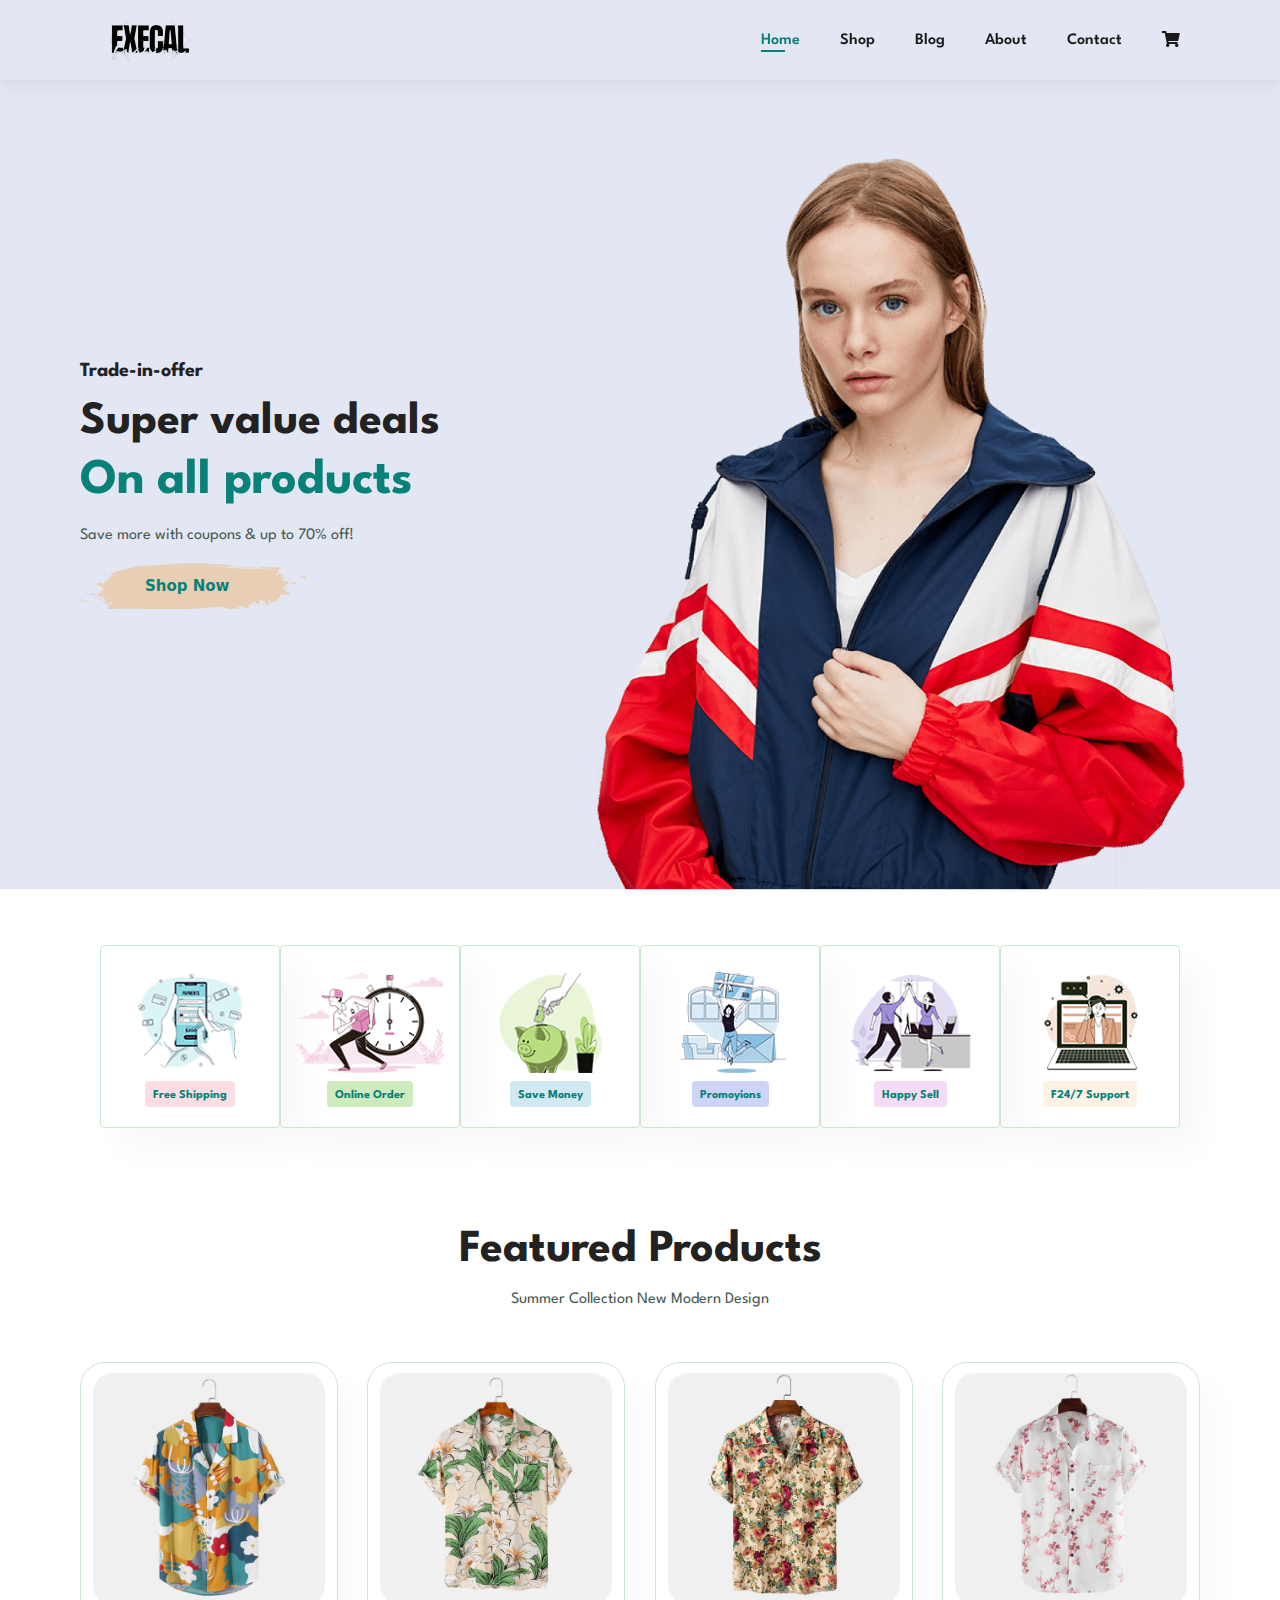
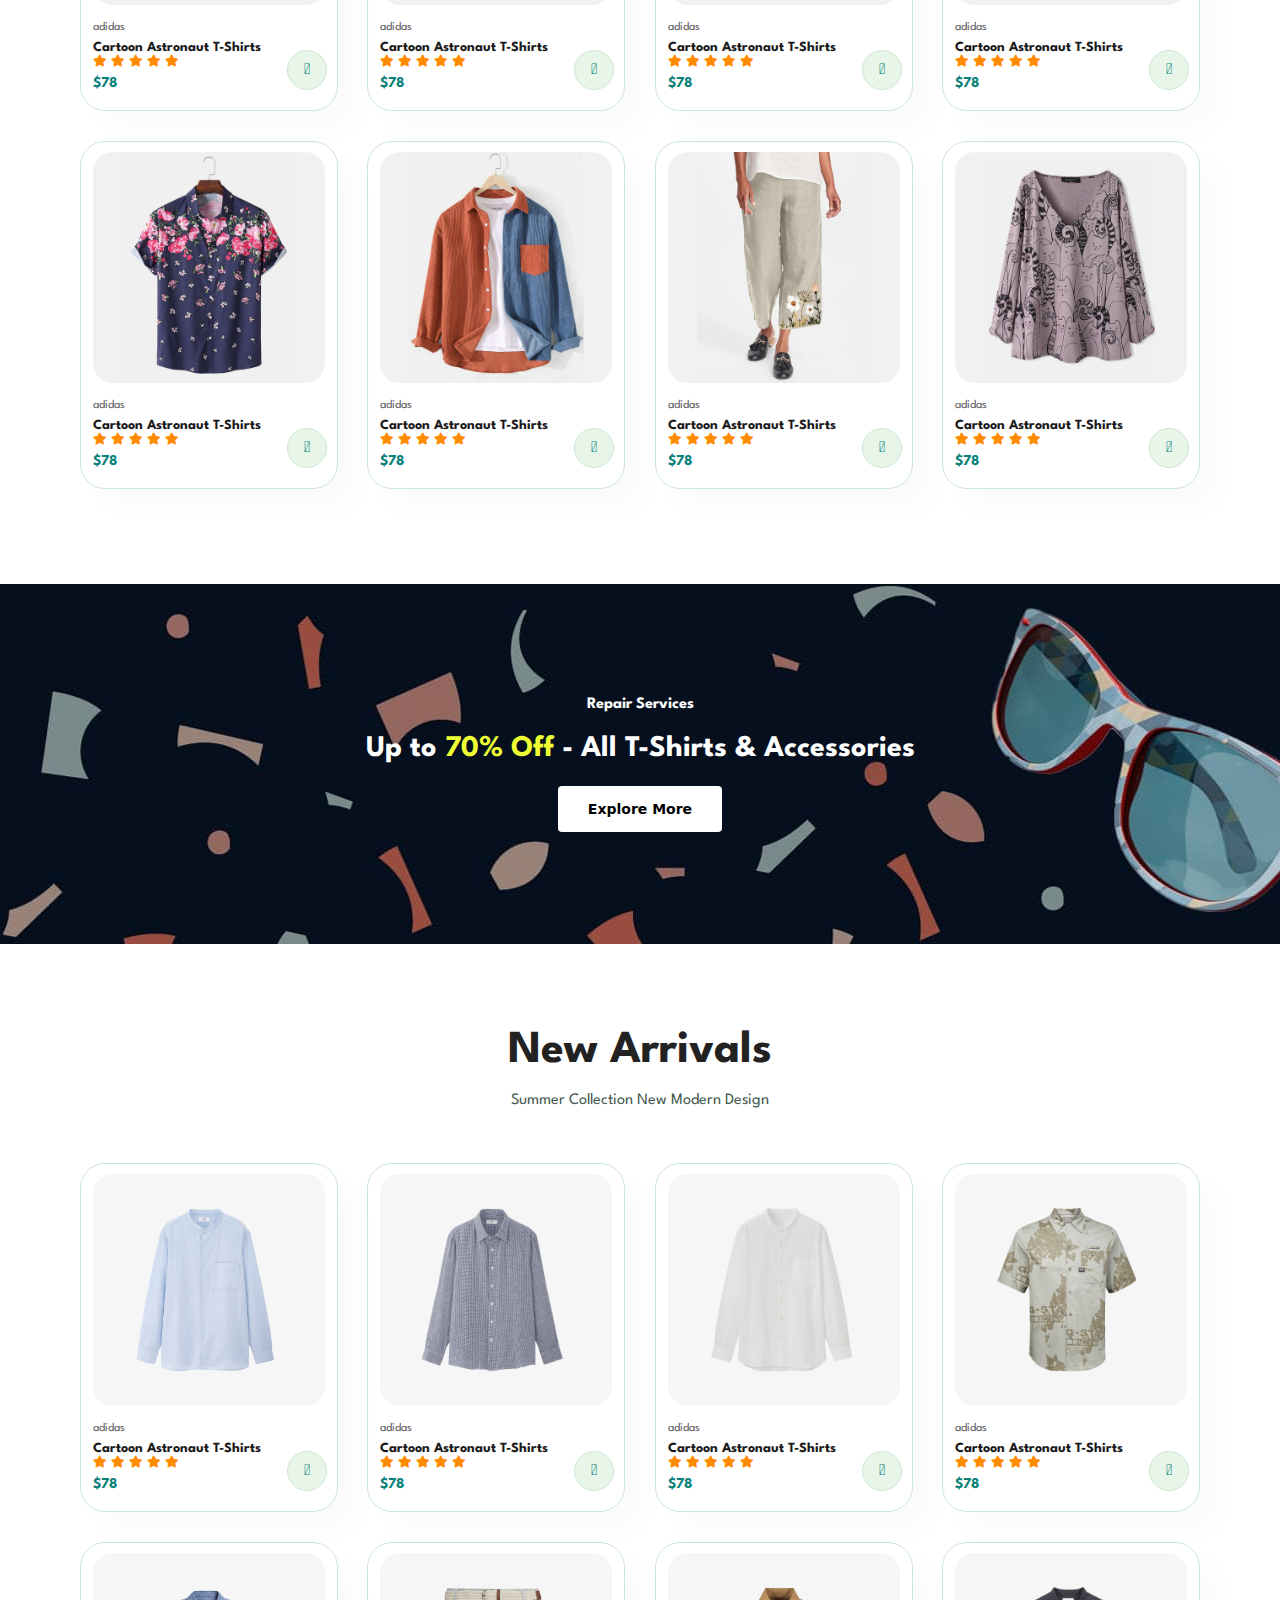
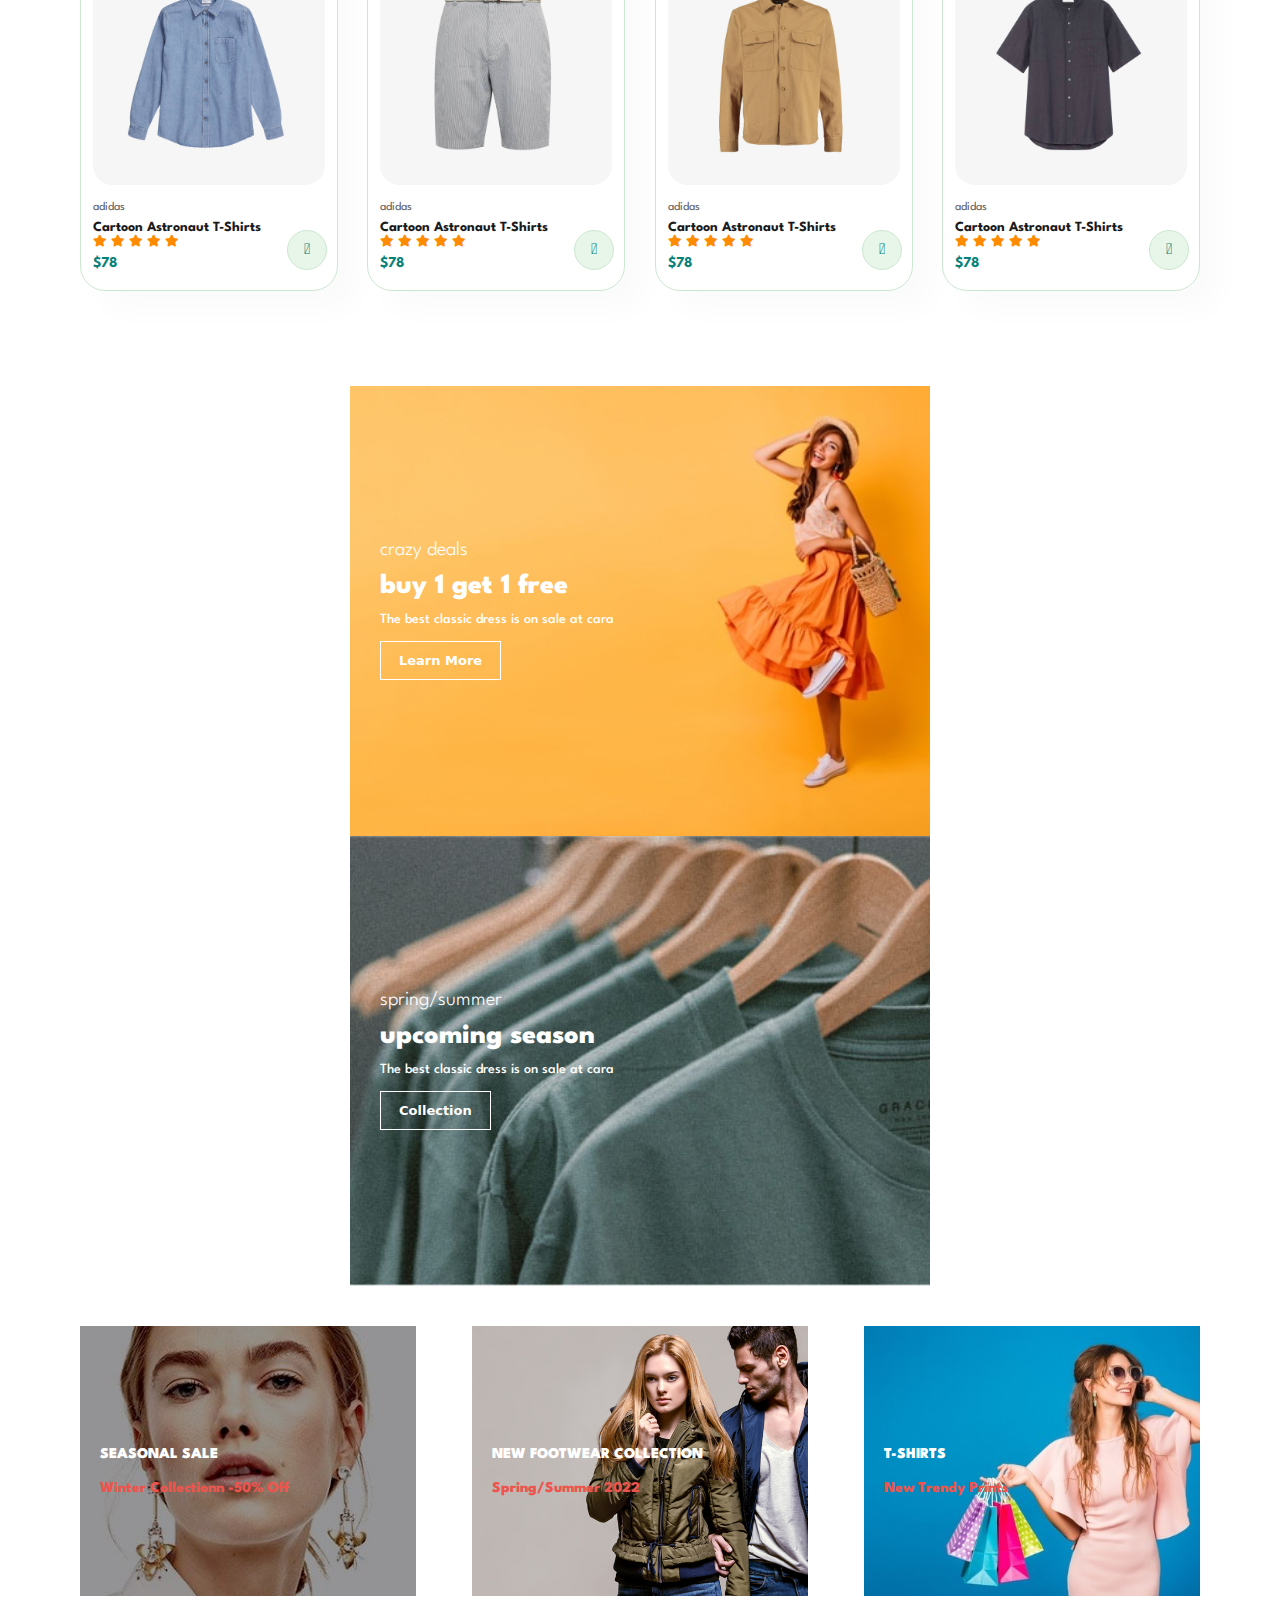
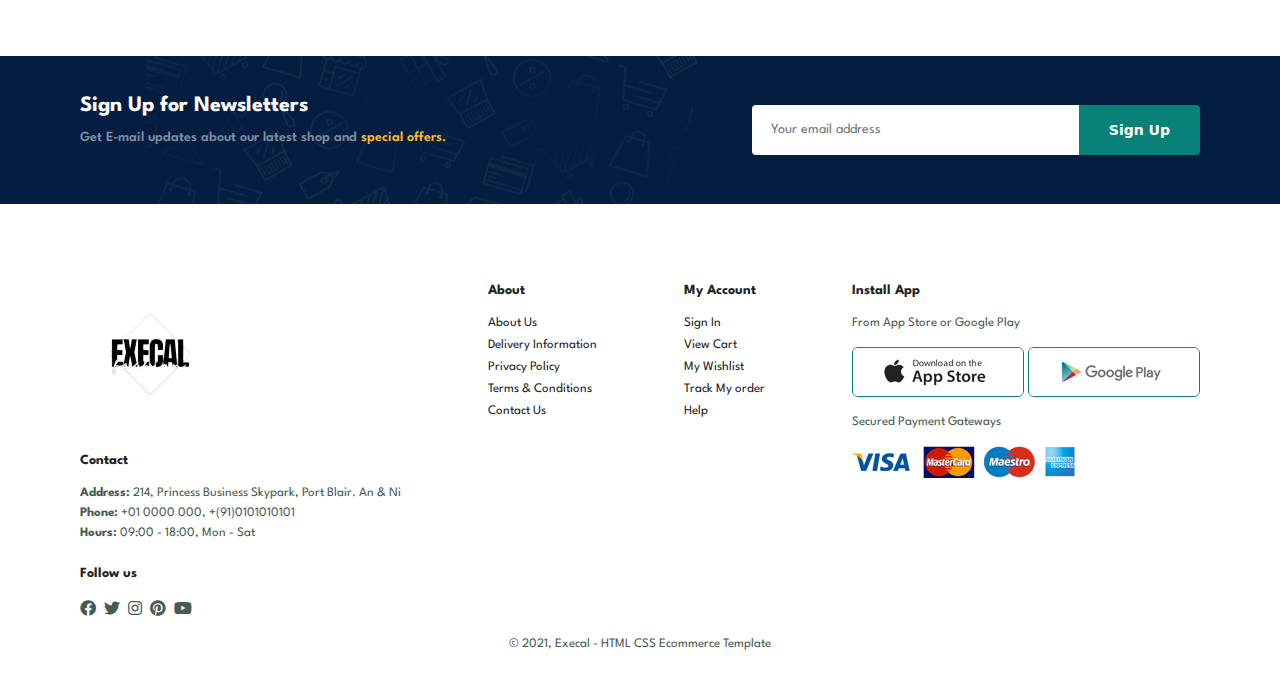
<file: index.html>
<!DOCTYPE html>
<html lang="en">

    <head>
        <meta charset="UTF-8">
        <meta http-equiv="X-UA-Compatible" content="IE=edge">
        <meta name="viewport" content="width=device-width, initial-scale=1.0">
        <title>Execal Ecommerce Site</title>
        <link rel="stylesheet" href="https://pro.fontawesome.com/releases/v5.10.0/css/all.css" />
        <link rel="stylesheet" href="style.css">
    </head>

    <body>
<!-- <div class="dialog-box">
            <p><i class="fa fa-check"></i> Item added in cart.</p>
            <button class="close-btn"><i class="far fa-times-circle"></i></button>
        </div> -->



        <section id="header">
            <a href="#"><div id="logo"></div></a>
            <!-- <img src="img/logo.png" class="logo" alt="" srcset=""></a> -->

            <div>
                <ul id="navbar">
                    <li><a href="index.html" class="active">Home</a></li>
                    <li><a href="shop.html">Shop</a></li>
                    <li><a href="blog.html">Blog</a></li>
                    <li><a href="about.html">About</a></li>
                    <li><a href="contact.html">Contact</a></li>
                    <li><a href="cart.html" id="lg-bag"><i class="fa fa-shopping-cart" aria-hidden="true"></i></a></li>
                    <a href="#" id="close"><i class="far fa-times"></i></a>
                </ul>
            </div>
            <div id="mobile">
                <a href="cart.html"><i class="fa fa-shopping-cart aria-hidden="true"></i></a>
                <i id="bar" class="fas fa-outdent"></i>
            </div>
        </section>

        <section id="hero">
            <h4>Trade-in-offer</h4>
            <h2>Super value deals</h2>
            <h1>On all products</h1>
            <p>Save more with coupons & up to 70% off!</p>
            <button>Shop Now</button>


        </section>
        
        <section id="feature" class="section-p1">
            <div class="fe-box">
                <img src="img/features/f1.png" alt="" srcset="">
                <h6>Free Shipping</h6>
            </div>
            <div class="fe-box">
                <img src="img/features/f2.png" alt="" srcset="">
                <h6>Online Order</h6>
            </div>
            <div class="fe-box">
                <img src="img/features/f3.png" alt="" srcset="">
                <h6>Save Money</h6>
            </div>
            <div class="fe-box">
                <img src="img/features/f4.png" alt="" srcset="">
                <h6>Promoyions</h6>
            </div>
            <div class="fe-box">
                <img src="img/features/f5.png" alt="" srcset="">
                <h6>Happy Sell</h6>
            </div>
            <div class="fe-box">
                <img src="img/features/f6.png" alt="" srcset="">
                <h6>F24/7 Support</h6>
            </div>
        </section>
        
        <section id="product1" class="section-p1">
            <h2>Featured Products</h2>
            <p>Summer Collection New Modern Design</p>
            <div class="pro-container">
                <div class="pro">
                    <img src="img/products/f1.jpg" alt="" srcset="">
                    <div class="des">
                        <span>adidas</span>
                        <h5>Cartoon Astronaut T-Shirts</h5>
                        <div class="star">
                            <i class="fas fa-star"></i>
                            <i class="fas fa-star"></i>
                            <i class="fas fa-star"></i>
                            <i class="fas fa-star"></i>
                            <i class="fas fa-star"></i>
                        </div>
                        <h4>$78</h4>
                    </div>
                    <a href="#"><i class="fal fa-shopping-cart cart"></i></a>
                </div>
                <div class="pro">
                    <img src="img/products/f2.jpg" alt="" srcset="">
                    <div class="des">
                        <span>adidas</span>
                        <h5>Cartoon Astronaut T-Shirts</h5>
                        <div class="star">
                            <i class="fas fa-star"></i>
                            <i class="fas fa-star"></i>
                            <i class="fas fa-star"></i>
                            <i class="fas fa-star"></i>
                            <i class="fas fa-star"></i>
                        </div>
                        <h4>$78</h4>
                    </div>
                    <a href="#"><i class="fal fa-shopping-cart cart"></i></a>
                </div>
                <div class="pro">
                    <img src="img/products/f3.jpg" alt="" srcset="">
                    <div class="des">
                        <span>adidas</span>
                        <h5>Cartoon Astronaut T-Shirts</h5>
                        <div class="star">
                            <i class="fas fa-star"></i>
                            <i class="fas fa-star"></i>
                            <i class="fas fa-star"></i>
                            <i class="fas fa-star"></i>
                            <i class="fas fa-star"></i>
                        </div>
                        <h4>$78</h4>
                    </div>
                    <a href="#"><i class="fal fa-shopping-cart cart"></i></a>
                </div>
                <div class="pro">
                    <img src="img/products/f4.jpg" alt="" srcset="">
                    <div class="des">
                        <span>adidas</span>
                        <h5>Cartoon Astronaut T-Shirts</h5>
                        <div class="star">
                            <i class="fas fa-star"></i>
                            <i class="fas fa-star"></i>
                            <i class="fas fa-star"></i>
                            <i class="fas fa-star"></i>
                            <i class="fas fa-star"></i>
                        </div>
                        <h4>$78</h4>
                    </div>
                    <a href="#"><i class="fal fa-shopping-cart cart"></i></a>
                </div>
                <div class="pro">
                    <img src="img/products/f5.jpg" alt="" srcset="">
                    <div class="des">
                        <span>adidas</span>
                        <h5>Cartoon Astronaut T-Shirts</h5>
                        <div class="star">
                            <i class="fas fa-star"></i>
                            <i class="fas fa-star"></i>
                            <i class="fas fa-star"></i>
                            <i class="fas fa-star"></i>
                            <i class="fas fa-star"></i>
                        </div>
                        <h4>$78</h4>
                    </div>
                    <a href="#"><i class="fal fa-shopping-cart cart"></i></a>
                </div>
                <div class="pro">
                    <img src="img/products/f6.jpg" alt="" srcset="">
                    <div class="des">
                        <span>adidas</span>
                        <h5>Cartoon Astronaut T-Shirts</h5>
                        <div class="star">
                            <i class="fas fa-star"></i>
                            <i class="fas fa-star"></i>
                            <i class="fas fa-star"></i>
                            <i class="fas fa-star"></i>
                            <i class="fas fa-star"></i>
                        </div>
                        <h4>$78</h4>
                    </div>
                    <a href="#"><i class="fal fa-shopping-cart cart"></i></a>
                </div>
                <div class="pro">
                    <img src="img/products/f7.jpg" alt="" srcset="">
                    <div class="des">
                        <span>adidas</span>
                        <h5>Cartoon Astronaut T-Shirts</h5>
                        <div class="star">
                            <i class="fas fa-star"></i>
                            <i class="fas fa-star"></i>
                            <i class="fas fa-star"></i>
                            <i class="fas fa-star"></i>
                            <i class="fas fa-star"></i>
                        </div>
                        <h4>$78</h4>
                    </div>
                    <a href="#"><i class="fal fa-shopping-cart cart"></i></a>
                </div>
                <div class="pro">
                    <img src="img/products/f8.jpg" alt="" srcset="">
                    <div class="des">
                        <span>adidas</span>
                        <h5>Cartoon Astronaut T-Shirts</h5>
                        <div class="star">
                            <i class="fas fa-star"></i>
                            <i class="fas fa-star"></i>
                            <i class="fas fa-star"></i>
                            <i class="fas fa-star"></i>
                            <i class="fas fa-star"></i>
                        </div>
                        <h4>$78</h4>
                    </div>
                    <a href="#"><i class="fal fa-shopping-cart cart"></i></a>
                </div>
            </div>
        </section>

        <section id="banner" class="section-m1">
            <h4>Repair Services</h4>
            <h2>Up to <span>70% Off</span> - All T-Shirts & Accessories</h2>
            <button class="normal">Explore More</button>
        </section>

        <section id="product1" class="section-p1">
            <h2>New Arrivals</h2>
            <p>Summer Collection New Modern Design</p>
            <div class="pro-container">
                <div class="pro">
                    <img src="img/products/n1.jpg" alt="" srcset="">
                    <div class="des">
                        <span>adidas</span>
                        <h5>Cartoon Astronaut T-Shirts</h5>
                        <div class="star">
                            <i class="fas fa-star"></i>
                            <i class="fas fa-star"></i>
                            <i class="fas fa-star"></i>
                            <i class="fas fa-star"></i>
                            <i class="fas fa-star"></i>
                        </div>
                        <h4>$78</h4>
                    </div>
                    <a href="#"><i class="fal fa-shopping-cart cart"></i></a>
                </div>
                <div class="pro">
                    <img src="img/products/n2.jpg" alt="" srcset="">
                    <div class="des">
                        <span>adidas</span>
                        <h5>Cartoon Astronaut T-Shirts</h5>
                        <div class="star">
                            <i class="fas fa-star"></i>
                            <i class="fas fa-star"></i>
                            <i class="fas fa-star"></i>
                            <i class="fas fa-star"></i>
                            <i class="fas fa-star"></i>
                        </div>
                        <h4>$78</h4>
                    </div>
                    <a href="#"><i class="fal fa-shopping-cart cart"></i></a>
                </div>
                <div class="pro">
                    <img src="img/products/n3.jpg" alt="" srcset="">
                    <div class="des">
                        <span>adidas</span>
                        <h5>Cartoon Astronaut T-Shirts</h5>
                        <div class="star">
                            <i class="fas fa-star"></i>
                            <i class="fas fa-star"></i>
                            <i class="fas fa-star"></i>
                            <i class="fas fa-star"></i>
                            <i class="fas fa-star"></i>
                        </div>
                        <h4>$78</h4>
                    </div>
                    <a href="#"><i class="fal fa-shopping-cart cart"></i></a>
                </div>
                <div class="pro">
                    <img src="img/products/n4.jpg" alt="" srcset="">
                    <div class="des">
                        <span>adidas</span>
                        <h5>Cartoon Astronaut T-Shirts</h5>
                        <div class="star">
                            <i class="fas fa-star"></i>
                            <i class="fas fa-star"></i>
                            <i class="fas fa-star"></i>
                            <i class="fas fa-star"></i>
                            <i class="fas fa-star"></i>
                        </div>
                        <h4>$78</h4>
                    </div>
                    <a href="#"><i class="fal fa-shopping-cart cart"></i></a>
                </div>
                <div class="pro">
                    <img src="img/products/n5.jpg" alt="" srcset="">
                    <div class="des">
                        <span>adidas</span>
                        <h5>Cartoon Astronaut T-Shirts</h5>
                        <div class="star">
                            <i class="fas fa-star"></i>
                            <i class="fas fa-star"></i>
                            <i class="fas fa-star"></i>
                            <i class="fas fa-star"></i>
                            <i class="fas fa-star"></i>
                        </div>
                        <h4>$78</h4>
                    </div>
                    <a href="#"><i class="fal fa-shopping-cart cart"></i></a>
                </div>
                <div class="pro">
                    <img src="img/products/n6.jpg" alt="" srcset="">
                    <div class="des">
                        <span>adidas</span>
                        <h5>Cartoon Astronaut T-Shirts</h5>
                        <div class="star">
                            <i class="fas fa-star"></i>
                            <i class="fas fa-star"></i>
                            <i class="fas fa-star"></i>
                            <i class="fas fa-star"></i>
                            <i class="fas fa-star"></i>
                        </div>
                        <h4>$78</h4>
                    </div>
                    <a href="#"><i class="fal fa-shopping-cart cart"></i></a>
                </div>
                <div class="pro">
                    <img src="img/products/n7.jpg" alt="" srcset="">
                    <div class="des">
                        <span>adidas</span>
                        <h5>Cartoon Astronaut T-Shirts</h5>
                        <div class="star">
                            <i class="fas fa-star"></i>
                            <i class="fas fa-star"></i>
                            <i class="fas fa-star"></i>
                            <i class="fas fa-star"></i>
                            <i class="fas fa-star"></i>
                        </div>
                        <h4>$78</h4>
                    </div>
                    <a href="#"><i class="fal fa-shopping-cart cart"></i></a>
                </div>
                <div class="pro">
                    <img src="img/products/n8.jpg" alt="" srcset="">
                    <div class="des">
                        <span>adidas</span>
                        <h5>Cartoon Astronaut T-Shirts</h5>
                        <div class="star">
                            <i class="fas fa-star"></i>
                            <i class="fas fa-star"></i>
                            <i class="fas fa-star"></i>
                            <i class="fas fa-star"></i>
                            <i class="fas fa-star"></i>
                        </div>
                        <h4>$78</h4>
                    </div>
                    <a href="#"><i class="fal fa-shopping-cart cart"></i></a>
                </div>
            </div>
        </section>

        <section id="smbanner" class="section-p1">
            <div class="banner-box">
                <h4>crazy deals</h4>
                <h2>buy 1 get 1 free</h2>
                <span>The best classic dress is on sale at cara</span>
                <button class="white">Learn More</button>
            </div>
            <div class="banner-box banner-box2">
                <h4>spring/summer</h4>
                <h2>upcoming season</h2>
                <span>The best classic dress is on sale at cara</span>
                <button class="white">Collection</button>
            </div>
        </section>

        <section id="banner3">
            <div class="banner-box">
                <h2>SEASONAL SALE</h2>
                <h3>Winter Collectionn -50% Off</h3>
            </div>
            <div class="banner-box banner-box2">
                <h2>NEW FOOTWEAR COLLECTION</h2>
                <h3>Spring/Summer 2022</h3>
            </div> 
            <div class="banner-box banner-box3">
                <h2>T-SHIRTS</h2>
                <h3>New Trendy Prints</h3>
            </div>
        </section>

        <section id="newsletter" class="section-p1 section-m1">
            <div class="newstext">
                <h4>Sign Up for Newsletters</h4>
                <p>Get E-mail updates about our latest shop and <span>special offers.</span></p>
            </div>
            <div class="form">
                <input type="text" placeholder="Your email address">
                <button class="normal">Sign Up</button>
            </div>
        </section>

        <footer class="section-p1">
            <div class="col">
                <img class="logo" src="img/logo.png" alt="" srcset="">
                <h4>Contact</h4>
                <p><strong>Address:</strong> 214, Princess Business Skypark, Port Blair. An & Ni</p>
                <p><strong>Phone:</strong> +01 0000 000, +(91)0101010101</p>
                <p><strong>Hours: </strong> 09:00 - 18:00, Mon - Sat</p>
                <div class="follow">
                    <h4>Follow us</h4>
                    <div class="icon">
                        <i class="fab fa-facebook"></i>
                        <i class="fab fa-twitter"></i>
                        <i class="fab fa-instagram"></i>
                        <i class="fab fa-pinterest"></i>
                        <i class="fab fa-youtube"></i>
                    </div>
                </div>
            </div>

            <div class="col">
                <h4>About</h4>
                <a href="http://">About Us</a>
                <a href="http://">Delivery Information</a>
                <a href="http://">Privacy Policy</a>
                <a href="http://">Terms & Conditions</a>
                <a href="http://">Contact Us</a>
            </div>

            <div class="col">
                <h4>My Account</h4>
                <a href="http://">Sign In</a>
                <a href="http://">View Cart</a>
                <a href="http://">My Wishlist</a>
                <a href="http://">Track My order</a>
                <a href="http://">Help</a>
            </div>

            <div class="col install">
                <h4>Install App</h4>
                <p>From App Store or Google Play</p>
                <div class="row">
                    <img src="img/pay//app.jpg" alt="" srcset="">
                    <img src="img/pay//play.jpg" alt="" srcset="">
                </div>
                <p>Secured Payment Gateways</p>
                <img src="img/pay/pay.png" alt="" srcset="">
            </div>

            <div class="copyright">
                <p>© 2021, Execal - HTML CSS Ecommerce Template</p>
            </div>
        </footer>

        

        <script src="script.js"></script>
    </body>

</html>
</file>
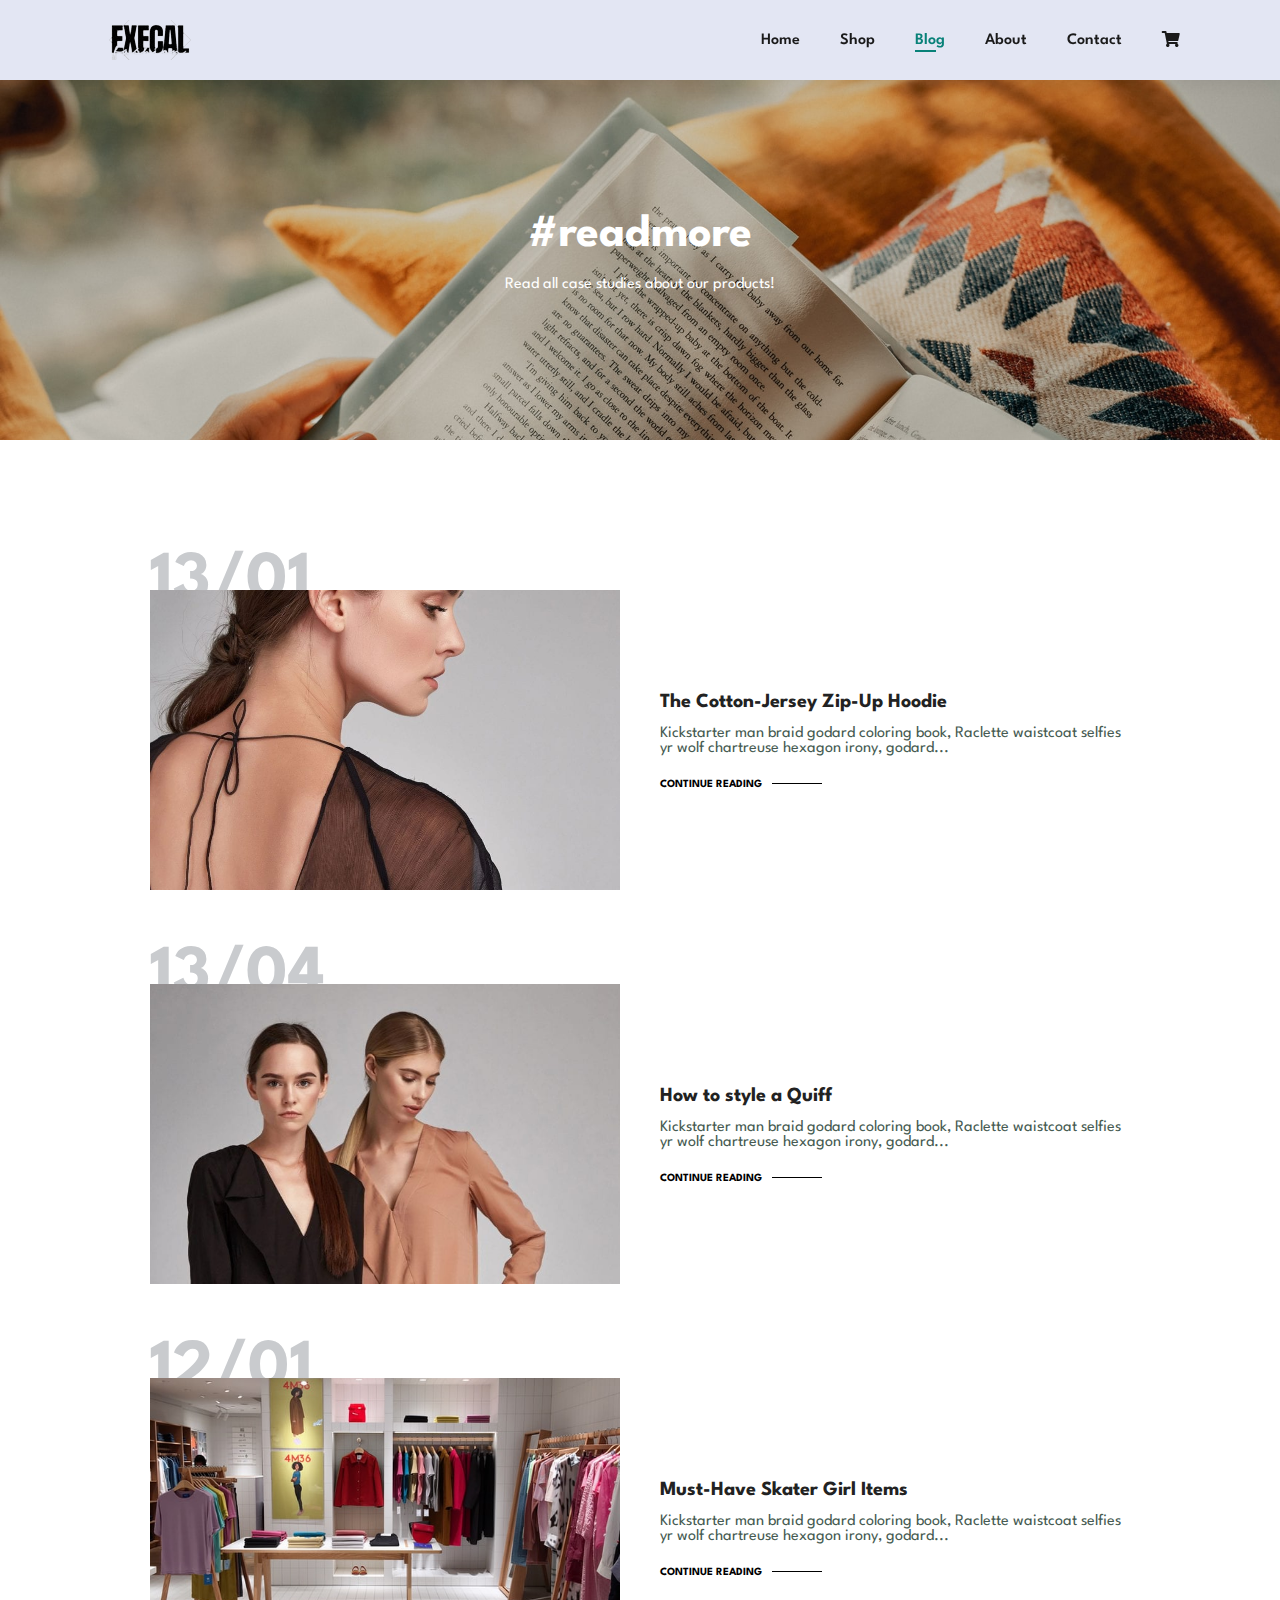
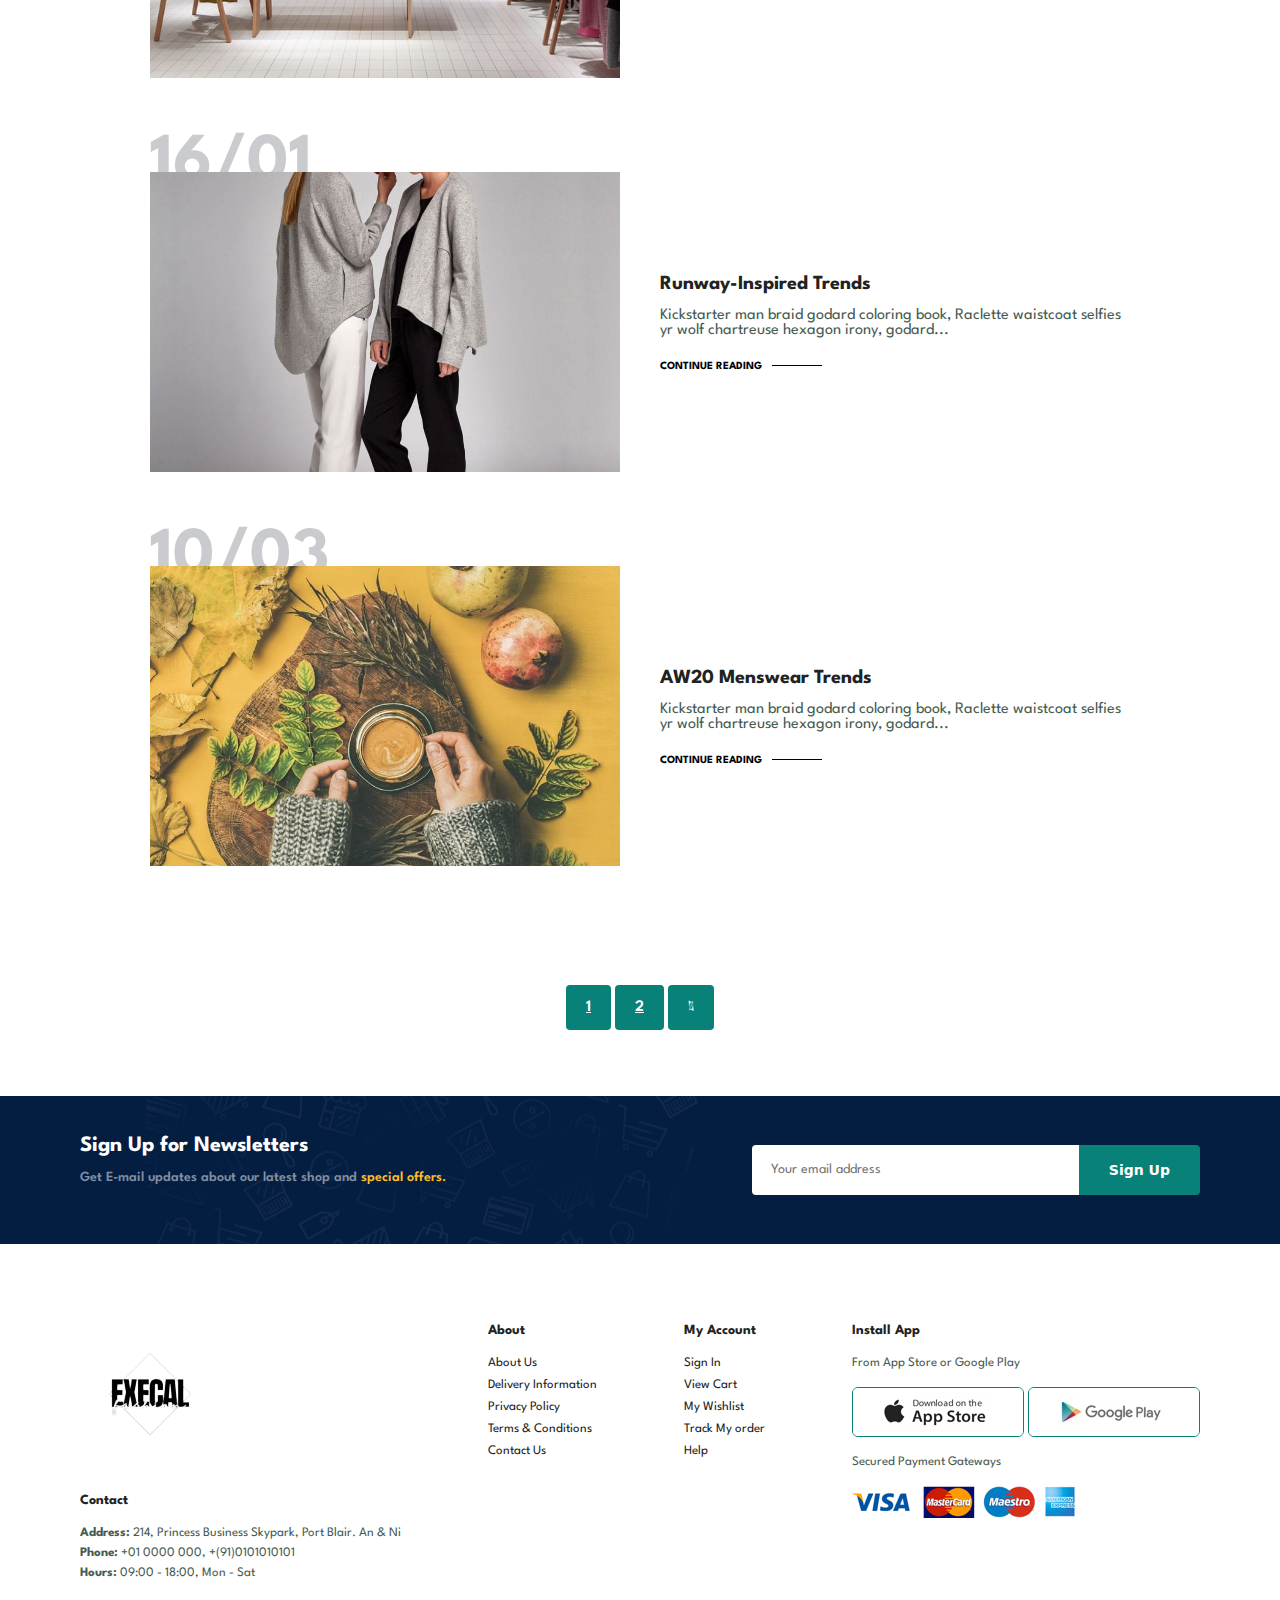
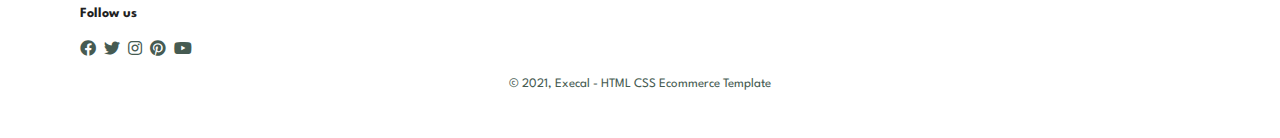
<file: blog.html>
<!DOCTYPE html>
<html lang="en">

    <head>
        <meta charset="UTF-8">
        <meta http-equiv="X-UA-Compatible" content="IE=edge">
        <meta name="viewport" content="width=device-width, initial-scale=1.0">
        <title>Execal Ecommerce Site</title>
        <link rel="stylesheet" href="https://pro.fontawesome.com/releases/v5.10.0/css/all.css" />
        <link rel="stylesheet" href="style.css">
    </head>

    <body>


        <section id="header">
            <a href="#"><div id="logo"></div></a>
            <!-- <img src="img/logo.png" class="logo" alt="" srcset=""></a> -->

            <div>
                <ul id="navbar">
                    <li><a href="index.html">Home</a></li>
                    <li><a href="shop.html">Shop</a></li>
                    <li><a href="blog.html" class="active">Blog</a></li>
                    <li><a href="about.html">About</a></li>
                    <li><a href="contact.html">Contact</a></li>
                    <li><a href="cart.html" id="lg-bag"><i class="fa fa-shopping-cart" aria-hidden="true"></i></a></li>
                    <a href="#" id="close"><i class="far fa-times"></i></a>
                </ul>
            </div>
            <div id="mobile">
                <a href="cart.html"><i class="fa fa-shopping-cart aria-hidden="true"></i></a>
                <i id="bar" class="fas fa-outdent"></i>
            </div>
        </section>

        <section id="pageheader" class="blog-header">
            <h2>#readmore</h2>
            <p>Read all case studies about our products!</p>
        </section>
        
        <section id="blog">
            <div class="blog-box">
                <div class="blog-image">
                    <img src="img/blog/b1.jpg" alt="" srcset="">
                </div>
                <div class="blog-details">
                    <h4>The Cotton-Jersey Zip-Up Hoodie</h4>
                    <p>Kickstarter man braid godard coloring book, Raclette waistcoat selfies yr wolf chartreuse hexagon irony, godard...</p>
                    <a href="#">CONTINUE READING</a>
                </div>
                <h1>13/01</h1>
            </div>
            <div class="blog-box">
                <div class="blog-image">
                    <img src="img/blog/b2.jpg" alt="" srcset="">
                </div>
                <div class="blog-details">
                    <h4>How to style a Quiff</h4>
                    <p>Kickstarter man braid godard coloring book, Raclette waistcoat selfies yr wolf chartreuse hexagon irony, godard...</p>
                    <a href="#">CONTINUE READING</a>
                </div>
                <h1>13/04</h1>
            </div>
            <div class="blog-box">
                <div class="blog-image">
                    <img src="img/blog/b3.jpg" alt="" srcset="">
                </div>
                <div class="blog-details">
                    <h4>Must-Have Skater Girl Items</h4>
                    <p>Kickstarter man braid godard coloring book, Raclette waistcoat selfies yr wolf chartreuse hexagon irony, godard...</p>
                    <a href="#">CONTINUE READING</a>
                </div>
                <h1>12/01</h1>
            </div>
            <div class="blog-box">
                <div class="blog-image">
                    <img src="img/blog/b4.jpg" alt="" srcset="">
                </div>
                <div class="blog-details">
                    <h4>Runway-Inspired Trends</h4>
                    <p>Kickstarter man braid godard coloring book, Raclette waistcoat selfies yr wolf chartreuse hexagon irony, godard...</p>
                    <a href="#">CONTINUE READING</a>
                </div>
                <h1>16/01</h1>
            </div>
            <div class="blog-box">
                <div class="blog-image">
                    <img src="img/blog/b6.jpg" alt="" srcset="">
                </div>
                <div class="blog-details">
                    <h4>AW20 Menswear Trends</h4>
                    <p>Kickstarter man braid godard coloring book, Raclette waistcoat selfies yr wolf chartreuse hexagon irony, godard...</p>
                    <a href="#">CONTINUE READING</a>
                </div>
                <h1>10/03</h1>
            </div>
        </section>

        <section id="pagination" class="section-p1">
            <a href="#">1</a>
            <a href="#">2</a>
            <a href="#"><i class="fal fa-long-arrow-alt-right"></i></a>
        </section>

        <section id="newsletter" class="section-p1 section-m1">
            <div class="newstext">
                <h4>Sign Up for Newsletters</h4>
                <p>Get E-mail updates about our latest shop and <span>special offers.</span></p>
            </div>
            <div class="form">
                <input type="text" placeholder="Your email address">
                <button class="normal">Sign Up</button>
            </div>
        </section>

        <footer class="section-p1">
            <div class="col">
                <img class="logo" src="img/logo.png" alt="" srcset="">
                <h4>Contact</h4>
                <p><strong>Address:</strong> 214, Princess Business Skypark, Port Blair. An & Ni</p>
                <p><strong>Phone:</strong> +01 0000 000, +(91)0101010101</p>
                <p><strong>Hours: </strong> 09:00 - 18:00, Mon - Sat</p>
                <div class="follow">
                    <h4>Follow us</h4>
                    <div class="icon">
                        <i class="fab fa-facebook"></i>
                        <i class="fab fa-twitter"></i>
                        <i class="fab fa-instagram"></i>
                        <i class="fab fa-pinterest"></i>
                        <i class="fab fa-youtube"></i>
                    </div>
                </div>
            </div>

            <div class="col">
                <h4>About</h4>
                <a href="http://">About Us</a>
                <a href="http://">Delivery Information</a>
                <a href="http://">Privacy Policy</a>
                <a href="http://">Terms & Conditions</a>
                <a href="http://">Contact Us</a>
            </div>

            <div class="col">
                <h4>My Account</h4>
                <a href="http://">Sign In</a>
                <a href="http://">View Cart</a>
                <a href="http://">My Wishlist</a>
                <a href="http://">Track My order</a>
                <a href="http://">Help</a>
            </div>

            <div class="col install">
                <h4>Install App</h4>
                <p>From App Store or Google Play</p>
                <div class="row">
                    <img src="img/pay//app.jpg" alt="" srcset="">
                    <img src="img/pay//play.jpg" alt="" srcset="">
                </div>
                <p>Secured Payment Gateways</p>
                <img src="img/pay/pay.png" alt="" srcset="">
            </div>

            <div class="copyright">
                <p>© 2021, Execal - HTML CSS Ecommerce Template</p>
            </div>
        </footer>

        <script src="script.js"></script>
    </body>

</html >
</file>
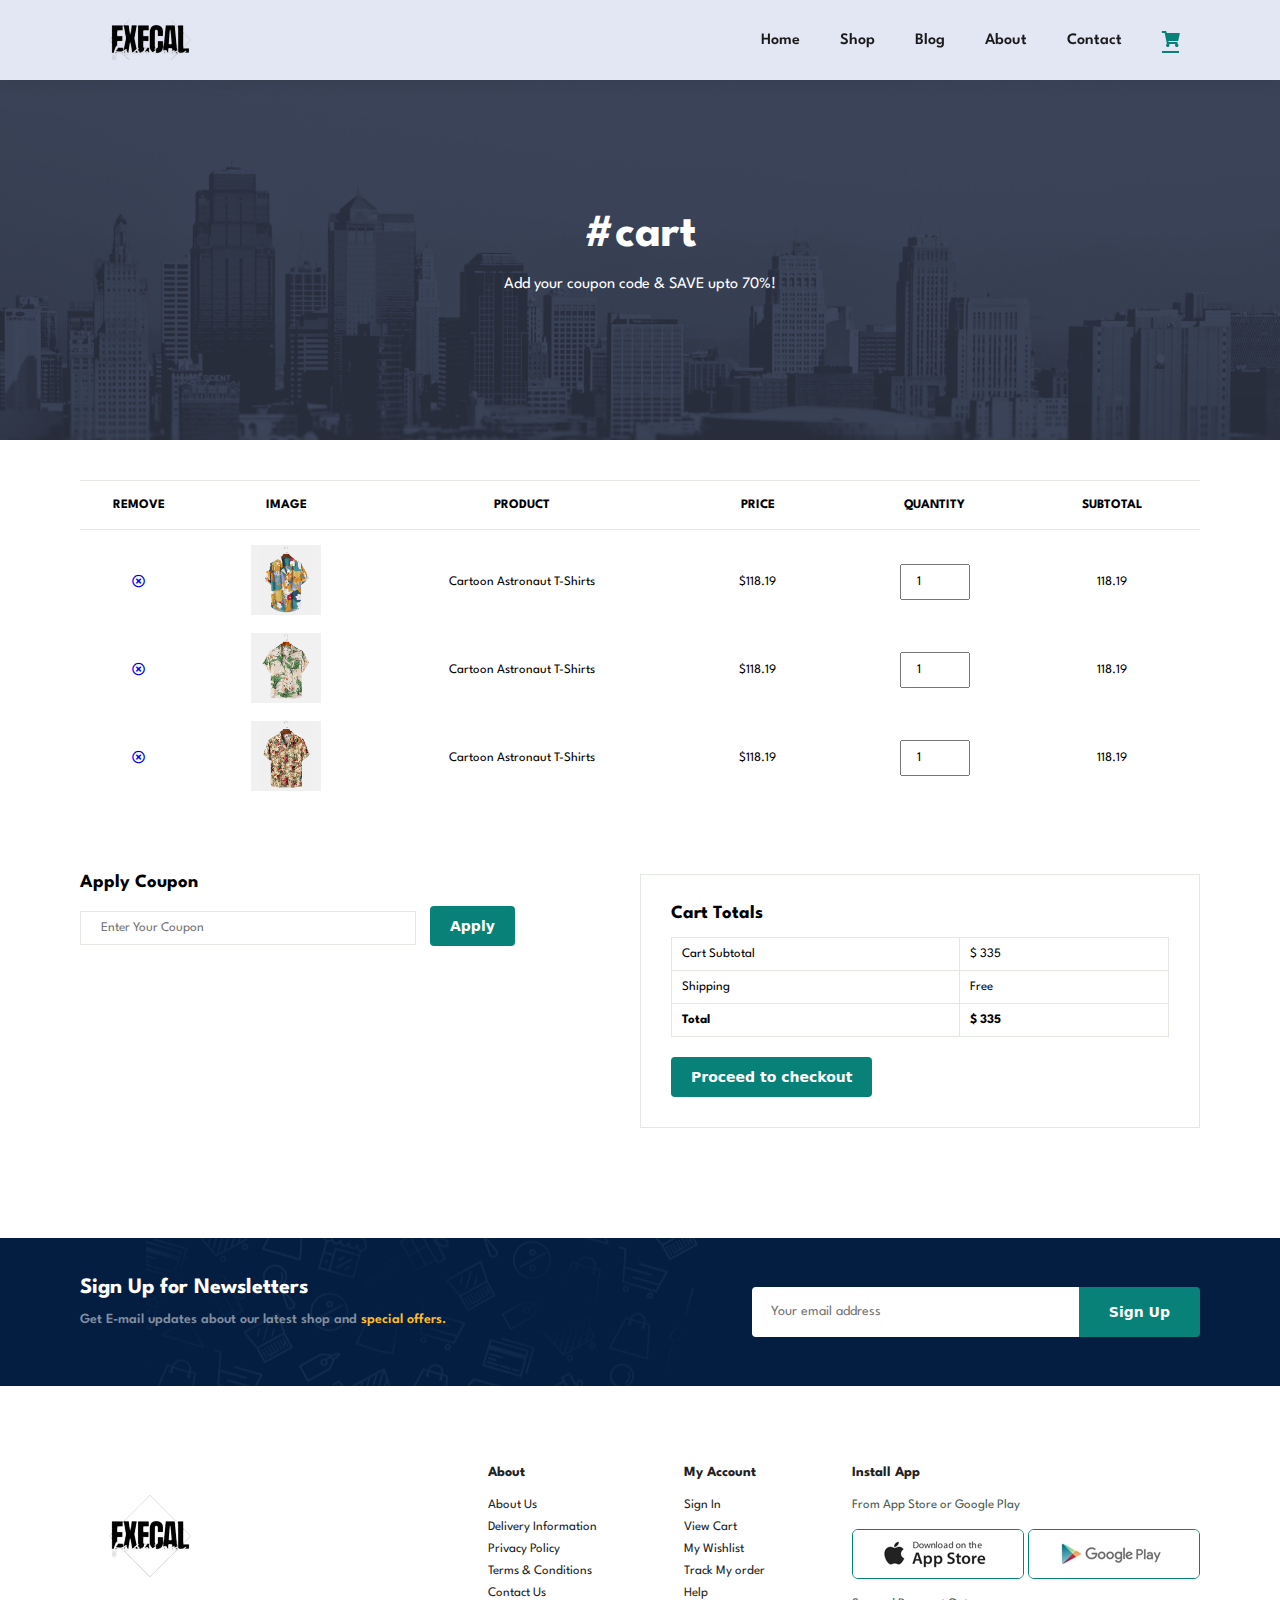
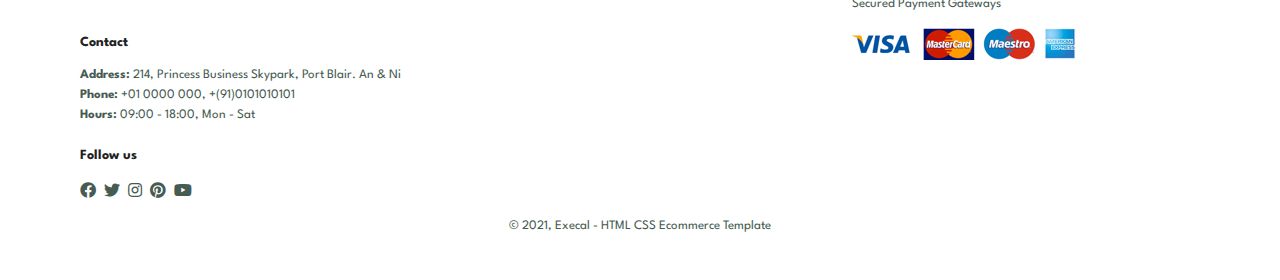
<file: cart.html>
<!DOCTYPE html>
<html lang="en">

    <head>
        <meta charset="UTF-8">
        <meta http-equiv="X-UA-Compatible" content="IE=edge">
        <meta name="viewport" content="width=device-width, initial-scale=1.0">
        <title>Execal Ecommerce Site</title>
        <link rel="stylesheet" href="https://pro.fontawesome.com/releases/v5.10.0/css/all.css" />
        <link rel="stylesheet" href="style.css">
    </head>

    <body>


        <section id="header">
            <a href="#"><div id="logo"></div></a>
            <!-- <img src="img/logo.png" class="logo" alt="" srcset=""></a> -->

            <div>
                <ul id="navbar">
                    <li><a href="index.html">Home</a></li>
                    <li><a href="shop.html">Shop</a></li>
                    <li><a href="blog.html">Blog</a></li>
                    <li><a href="about.html">About</a></li>
                    <li><a href="contact.html">Contact</a></li>
                    <li><a href="cart.html" class="active" id="lg-bag"><i class="fa fa-shopping-cart" aria-hidden="true"></i></a></li>
                    <a href="#" id="close"><i class="far fa-times"></i></a>
                </ul>
            </div>
            <div id="mobile">
                <a href="cart.html" class="active">
                    <i class="fa fa-shopping-cart" aria-hidden="true"></i>
                </a>
                <i id="bar" class="fas fa-outdent"></i>
            </div>
        </section>

        <section id="pageheader" class="about-header">
            <h2>#cart</h2>
            <p>Add your coupon code & SAVE upto 70%!</p>
        </section>

        <section id="cart" class="section-p1">
            <table width="100%">
                <thead>
                    <tr>
                        <td>REMOVE</td>
                        <td>IMAGE</td>
                        <td>PRODUCT</td>
                        <td>PRICE</td>
                        <td>QUANTITY</td > 
                        <td>SUBTOTAL</td > 
                    </tr>
                </thead>
                <tbody>
                    <tr>
                        <td><a href="#"><i class="far fa-times-circle"></i></a></td>
                        <td><img src="img/products/f1.jpg" alt=""></td>
                        <td>Cartoon Astronaut T-Shirts</td>
                        <td>$118.19</td>
                        <td><input type="number" value="1"></td>
                        <td>118.19 </td>
                    </tr>
                    <tr>
                        <td><a href="#"><i class="far fa-times-circle"></i></a></td>
                        <td><img src="img/products/f2.jpg" alt=""></td>
                        <td>Cartoon Astronaut T-Shirts</td>
                        <td>$118.19</td>
                        <td><input type="number" value="1"></td>
                        <td>118.19 </td>
                    </tr>
                    <tr>
                        <td><a href="#"><i class="far fa-times-circle"></i></a></td>
                        <td><img src="img/products/f3.jpg" alt=""></td>
                        <td>Cartoon Astronaut T-Shirts</td>
                        <td>$118.19</td>
                        <td><input type="number" value="1"></td>
                        <td>118.19 </td>
                    </tr>
                </tbody>
            </table>
        </section>       

        <section id="cart-add" class="section-p1">
            <div id="coupon">
                <h3>Apply Coupon</h3>
                <div>
                    <input type="text" placeholder="Enter Your Coupon">
                    <button class="normal">Apply</button>
                </div>
            </div>

            <div id="subtotal">
                <h3>Cart Totals</h3>
                <table>
                    <tr>
                        <td>Cart Subtotal</td>
                        <td>$ 335</td>
                    </tr>
                    <tr>
                        <td>Shipping</td>
                        <td>Free</td>
                    </tr>
                    <tr>
                        <td><strong>Total</strong></td>
                        <td><strong>$ 335</strong></td>
                    </tr>
                </table>
                <button class="normal">Proceed to checkout</button>
            </div>

        </section>

        <section id="newsletter" class="section-p1 section-m1">
            <div class="newstext">
                <h4>Sign Up for Newsletters</h4>
                <p>Get E-mail updates about our latest shop and <span>special offers.</span></p>
            </div>
            <div class="form">
                <input type="text" placeholder="Your email address">
                <button class="normal">Sign Up</button>
            </div>
        </section>

        <footer class="section-p1">
            <div class="col">
                <img class="logo" src="img/logo.png" alt="" srcset="">
                <h4>Contact</h4>
                <p><strong>Address:</strong> 214, Princess Business Skypark, Port Blair. An & Ni</p>
                <p><strong>Phone:</strong> +01 0000 000, +(91)0101010101</p>
                <p><strong>Hours: </strong> 09:00 - 18:00, Mon - Sat</p>
                <div class="follow">
                    <h4>Follow us</h4>
                    <div class="icon">
                        <i class="fab fa-facebook"></i>
                        <i class="fab fa-twitter"></i>
                        <i class="fab fa-instagram"></i>
                        <i class="fab fa-pinterest"></i>
                        <i class="fab fa-youtube"></i>
                    </div>
                </div>
            </div>

            <div class="col">
                <h4>About</h4>
                <a href="http://">About Us</a>
                <a href="http://">Delivery Information</a>
                <a href="http://">Privacy Policy</a>
                <a href="http://">Terms & Conditions</a>
                <a href="http://">Contact Us</a>
            </div>

            <div class="col">
                <h4>My Account</h4>
                <a href="http://">Sign In</a>
                <a href="http://">View Cart</a>
                <a href="http://">My Wishlist</a>
                <a href="http://">Track My order</a>
                <a href="http://">Help</a>
            </div>

            <div class="col install">
                <h4>Install App</h4>
                <p>From App Store or Google Play</p>
                <div class="row">
                    <img src="img/pay//app.jpg" alt="" srcset="">
                    <img src="img/pay//play.jpg" alt="" srcset="">
                </div>
                <p>Secured Payment Gateways</p>
                <img src="img/pay/pay.png" alt="" srcset="">
            </div>

            <div class="copyright">
                <p>© 2021, Execal - HTML CSS Ecommerce Template</p>
            </div>
        </footer>

        <script src="script.js"></script>
    </body>

</html >
</file>
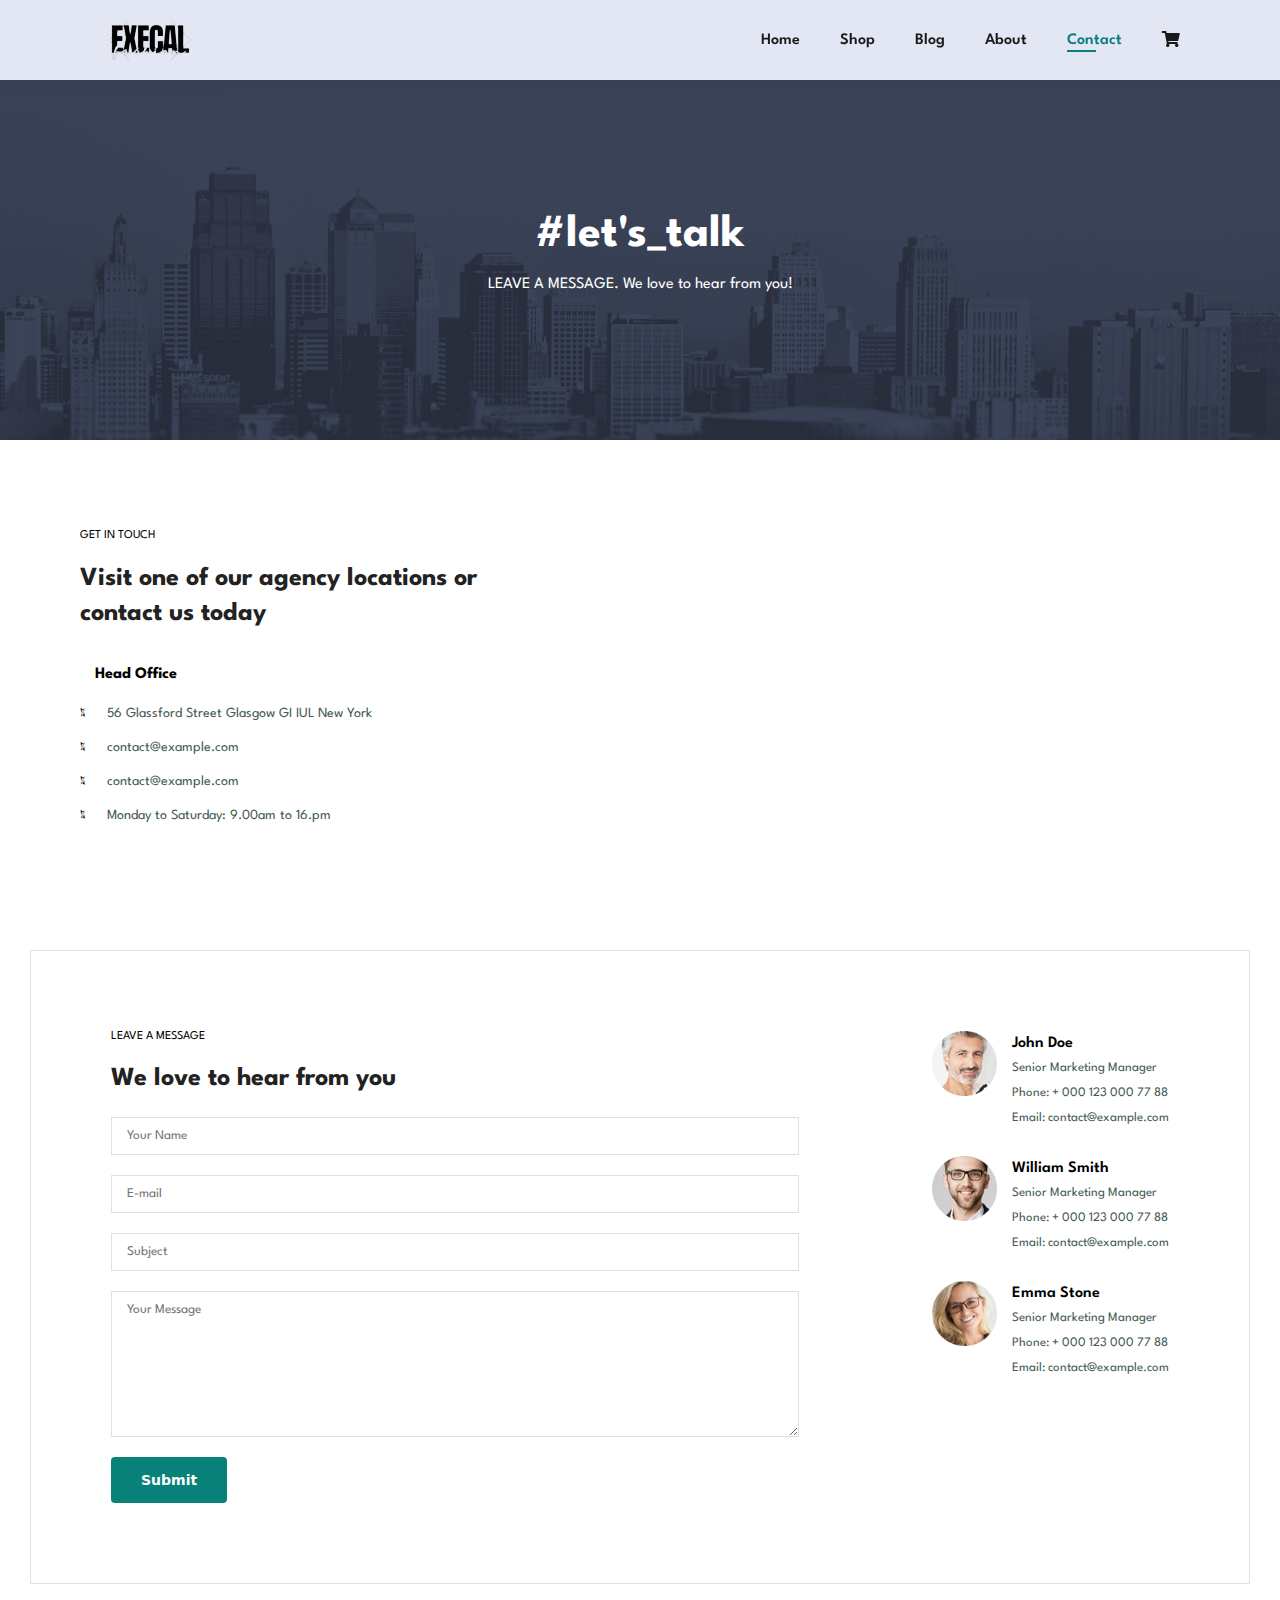
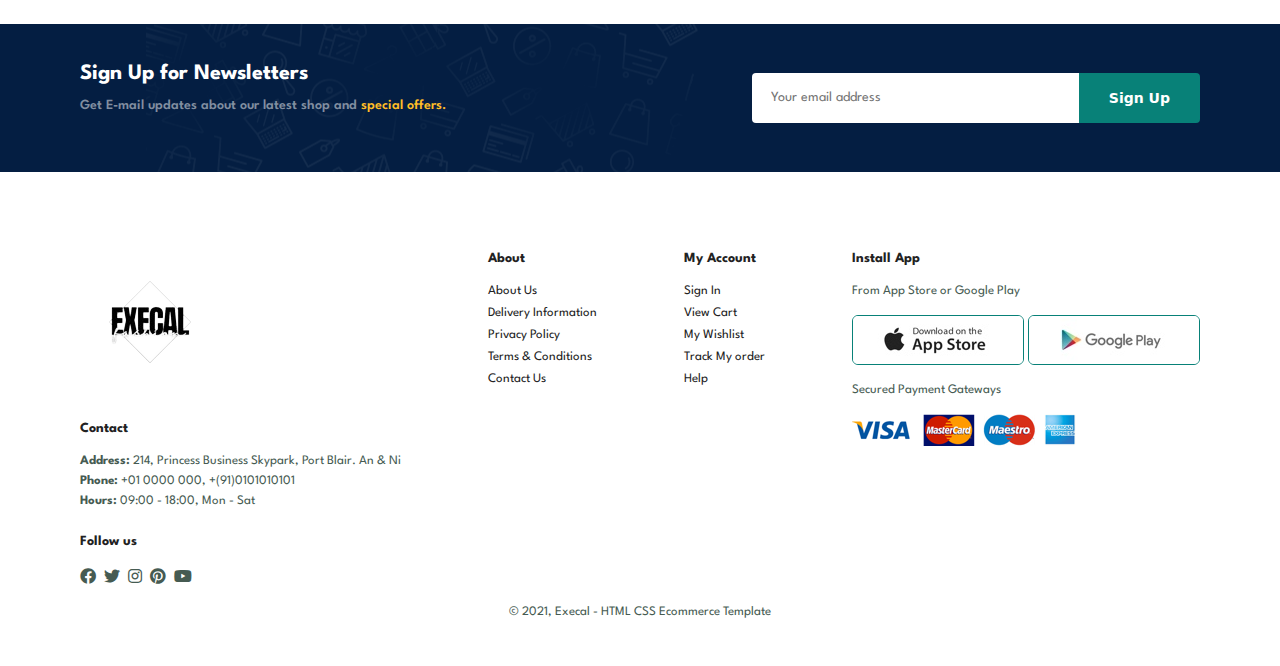
<file: contact.html>
<!DOCTYPE html>
<html lang="en">

    <head>
        <meta charset="UTF-8">
        <meta http-equiv="X-UA-Compatible" content="IE=edge">
        <meta name="viewport" content="width=device-width, initial-scale=1.0">
        <title>Execal Ecommerce Site</title>
        <link rel="stylesheet" href="https://pro.fontawesome.com/releases/v5.10.0/css/all.css" />
        <link rel="stylesheet" href="style.css">
    </head>

    <body>


        <section id="header">
            <a href="#"><div id="logo"></div></a>
            <!-- <img src="img/logo.png" class="logo" alt="" srcset=""></a> -->

            <div>
                <ul id="navbar">
                    <li><a href="index.html">Home</a></li>
                    <li><a href="shop.html">Shop</a></li>
                    <li><a href="blog.html">Blog</a></li>
                    <li><a href="about.html">About</a></li>
                    <li><a href="contact.html" class="active">Contact</a></li>
                    <li><a href="cart.html" id="lg-bag"><i class="fa fa-shopping-cart" aria-hidden="true"></i></a></li>
                    <a href="#" id="close"><i class="far fa-times"></i></a>
                </ul>
            </div>
            <div id="mobile">
                <a href="cart.html"><i class="fa fa-shopping-cart aria-hidden="true"></i></a>
                <i id="bar" class="fas fa-outdent"></i>
            </div>
        </section>

        <section id="pageheader" class="about-header">
            <h2>#let's_talk</h2>
            <p>LEAVE A MESSAGE. We love to hear from you!</p>
        </section>

        <section class="section-p1" id="contact-details">
            <div class="details">
                <span>GET IN TOUCH</span>
                <h2>Visit one of our agency locations or contact us today</h2>
                <h3>Head Office</h3>
                <div>
                    <li>
                        <i class="fal fa-map"></i>
                        <p>56 Glassford Street Glasgow GI IUL New York</p>
                    </li>
                    <li>
                        <i class="fal fa-envelope"></i>
                        <p>contact@example.com</p>
                    </li>
                    <li>
                        <i class="fal fa-phone-alt"></i>
                        <p>contact@example.com</p>
                    </li>
                    <li>
                        <i class="fal fa-clock"></i>
                        <p>Monday to Saturday: 9.00am to 16.pm </p>
                    </li>
                </div>
            </div>

            <div class="map">
                <iframe src="https://www.google.com/maps/embed?pb=!1m18!1m12!1m3!1d1919.674744082939!2d73.40618138567976!3d61.239894202721615!2m3!1f0!2f0!3f0!3m2!1i1024!2i768!4f13.1!3m3!1m2!1s0x437399e6dd726f17%3A0x64954c77d6ed5053!2sSurgut%20State%20University!5e0!3m2!1sen!2sin!4v1712918498407!5m2!1sen!2sin" width="600" height="450" style="border:0;" allowfullscreen="" loading="lazy" referrerpolicy="no-referrer-when-downgrade"></iframe>
            </div>
        </section>

        <section id="form-details">
            <form action="">
                <span>LEAVE A MESSAGE</span>
                <h2>We love to hear from you</h2>
                <input type="text" placeholder="Your Name">
                <input type="text" placeholder="E-mail">
                <input type="text" placeholder="Subject">
                <textarea name="" id="" cols="30" rows="10" placeholder="Your Message"></textarea>
                <button class="normal" type="submit">Submit</button>
            </form>

            <div class="people">
                <div>
                    <img src="img/people/1.png" alt="">
                    <p><span>John Doe</span> Senior Marketing Manager <br> Phone: + 000 123 000 77 88 <br>Email: contact@example.com</p>
                </div>
                <div>
                    <img src="img/people/2.png" alt="">
                    <p><span>William Smith</span> Senior Marketing Manager <br> Phone: + 000 123 000 77 88 <br>Email: contact@example.com</p>
                </div>
                <div>
                    <img src="img/people/3.png" alt="">
                    <p><span>Emma Stone</span> Senior Marketing Manager <br> Phone: + 000 123 000 77 88 <br>Email: contact@example.com</p>
                </div>
            </div>
        </section>

        <section id="newsletter" class="section-p1 section-m1">
            <div class="newstext">
                <h4>Sign Up for Newsletters</h4>
                <p>Get E-mail updates about our latest shop and <span>special offers.</span></p>
            </div>
            <div class="form">
                <input type="text" placeholder="Your email address">
                <button class="normal">Sign Up</button>
            </div>
        </section>

        <footer class="section-p1">
            <div class="col">
                <img class="logo" src="img/logo.png" alt="" srcset="">
                <h4>Contact</h4>
                <p><strong>Address:</strong> 214, Princess Business Skypark, Port Blair. An & Ni</p>
                <p><strong>Phone:</strong> +01 0000 000, +(91)0101010101</p>
                <p><strong>Hours: </strong> 09:00 - 18:00, Mon - Sat</p>
                <div class="follow">
                    <h4>Follow us</h4>
                    <div class="icon">
                        <i class="fab fa-facebook"></i>
                        <i class="fab fa-twitter"></i>
                        <i class="fab fa-instagram"></i>
                        <i class="fab fa-pinterest"></i>
                        <i class="fab fa-youtube"></i>
                    </div>
                </div>
            </div>

            <div class="col">
                <h4>About</h4>
                <a href="http://">About Us</a>
                <a href="http://">Delivery Information</a>
                <a href="http://">Privacy Policy</a>
                <a href="http://">Terms & Conditions</a>
                <a href="http://">Contact Us</a>
            </div>

            <div class="col">
                <h4>My Account</h4>
                <a href="http://">Sign In</a>
                <a href="http://">View Cart</a>
                <a href="http://">My Wishlist</a>
                <a href="http://">Track My order</a>
                <a href="http://">Help</a>
            </div>

            <div class="col install">
                <h4>Install App</h4>
                <p>From App Store or Google Play</p>
                <div class="row">
                    <img src="img/pay//app.jpg" alt="" srcset="">
                    <img src="img/pay//play.jpg" alt="" srcset="">
                </div>
                <p>Secured Payment Gateways</p>
                <img src="img/pay/pay.png" alt="" srcset="">
            </div>

            <div class="copyright">
                <p>© 2021, Execal - HTML CSS Ecommerce Template</p>
            </div>
        </footer>

        <script src="script.js"></script>
    </body>

</html >
</file>
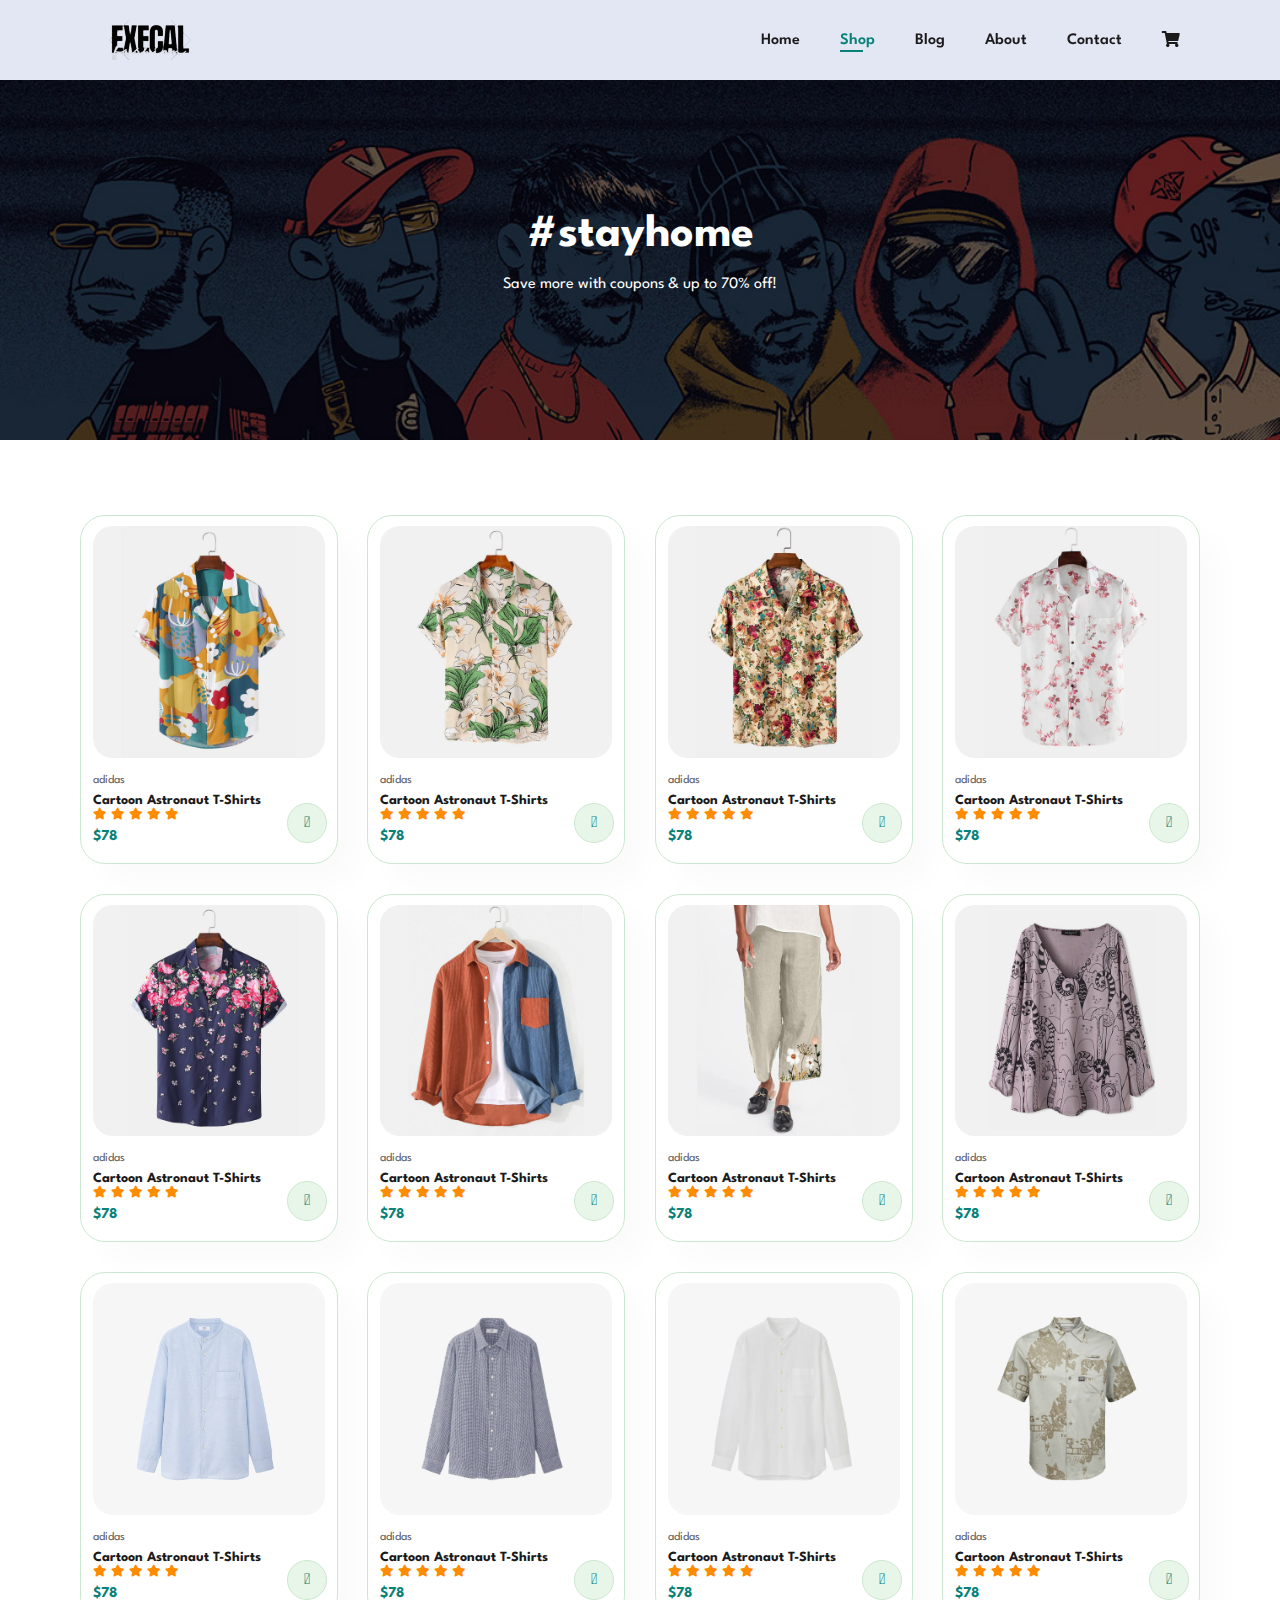
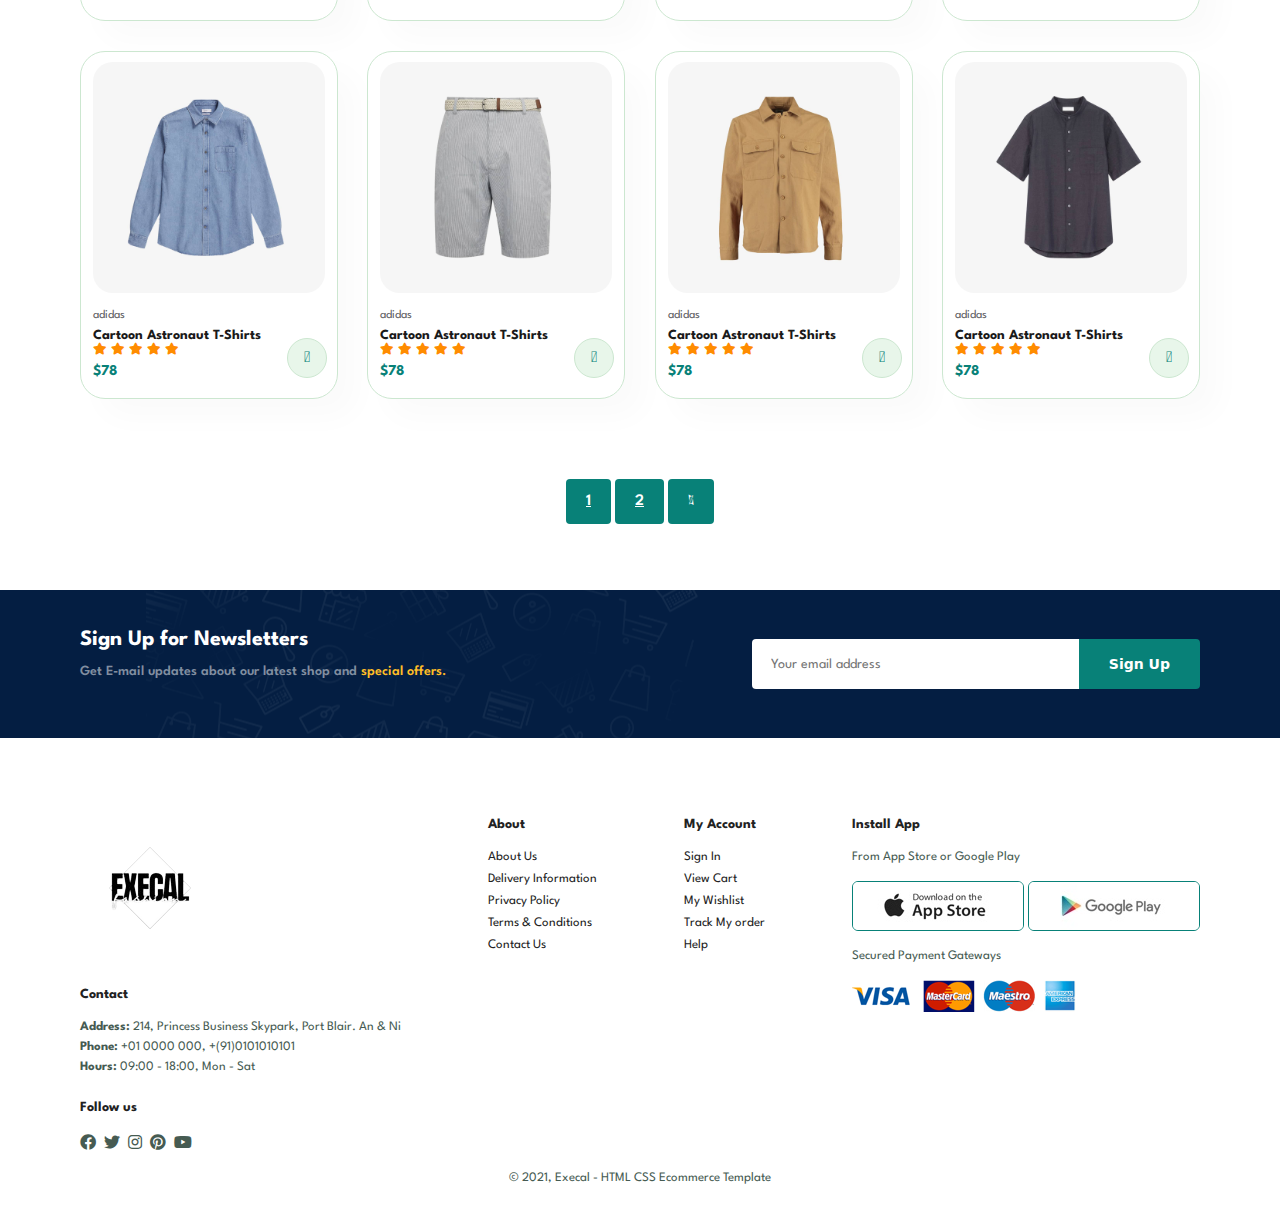
<file: shop.html>
<!DOCTYPE html>
<html lang="en">

    <head>
        <meta charset="UTF-8">
        <meta http-equiv="X-UA-Compatible" content="IE=edge">
        <meta name="viewport" content="width=device-width, initial-scale=1.0">
        <title>Execal Ecommerce Site</title>
        <link rel="stylesheet" href="https://pro.fontawesome.com/releases/v5.10.0/css/all.css" />
        <link rel="stylesheet" href="style.css">
    </head>

    <body>


        <section id="header">
            <a href="#"><div id="logo"></div></a>
            <!-- <img src="img/logo.png" class="logo" alt="" srcset=""></a> -->

            <div>
                <ul id="navbar">
                    <li><a href="index.html">Home</a></li>
                    <li><a href="shop.html" class="active">Shop</a></li>
                    <li><a href="blog.html">Blog</a></li>
                    <li><a href="about.html">About</a></li>
                    <li><a href="contact.html">Contact</a></li>
                    <li><a href="cart.html" id="lg-bag"><i class="fa fa-shopping-cart" aria-hidden="true"></i></a></li>
                    <a href="#" id="close"><i class="far fa-times"></i></a>
                </ul>
            </div>
            <div id="mobile">
                <a href="cart.html"><i class="fa fa-shopping-cart aria-hidden="true"></i></a>
                <i id="bar" class="fas fa-outdent"></i>
            </div>
        </section>

        <section id="pageheader">
            <h2>#stayhome</h2>
            <p>Save more with coupons & up to 70% off!</p>
        </section>
        
        <section id="product1" class="section-p1">
            <div class="pro-container">
                <div class="pro">
                    <img src="img/products/f1.jpg" alt="" srcset="">
                    <div class="des">
                        <span>adidas</span>
                        <h5>Cartoon Astronaut T-Shirts</h5>
                        <div class="star">
                            <i class="fas fa-star"></i>
                            <i class="fas fa-star"></i>
                            <i class="fas fa-star"></i>
                            <i class="fas fa-star"></i>
                            <i class="fas fa-star"></i>
                        </div>
                        <h4>$78</h4>
                    </div>
                    <a href="#"><i class="fal fa-shopping-cart cart"></i></a>
                </div>
                <div class="pro">
                    <img src="img/products/f2.jpg" alt="" srcset="">
                    <div class="des">
                        <span>adidas</span>
                        <h5>Cartoon Astronaut T-Shirts</h5>
                        <div class="star">
                            <i class="fas fa-star"></i>
                            <i class="fas fa-star"></i>
                            <i class="fas fa-star"></i>
                            <i class="fas fa-star"></i>
                            <i class="fas fa-star"></i>
                        </div>
                        <h4>$78</h4>
                    </div>
                    <a href="#"><i class="fal fa-shopping-cart cart"></i></a>
                </div>
                <div class="pro">
                    <img src="img/products/f3.jpg" alt="" srcset="">
                    <div class="des">
                        <span>adidas</span>
                        <h5>Cartoon Astronaut T-Shirts</h5>
                        <div class="star">
                            <i class="fas fa-star"></i>
                            <i class="fas fa-star"></i>
                            <i class="fas fa-star"></i>
                            <i class="fas fa-star"></i>
                            <i class="fas fa-star"></i>
                        </div>
                        <h4>$78</h4>
                    </div>
                    <a href="#"><i class="fal fa-shopping-cart cart"></i></a>
                </div>
                <div class="pro">
                    <img src="img/products/f4.jpg" alt="" srcset="">
                    <div class="des">
                        <span>adidas</span>
                        <h5>Cartoon Astronaut T-Shirts</h5>
                        <div class="star">
                            <i class="fas fa-star"></i>
                            <i class="fas fa-star"></i>
                            <i class="fas fa-star"></i>
                            <i class="fas fa-star"></i>
                            <i class="fas fa-star"></i>
                        </div>
                        <h4>$78</h4>
                    </div>
                    <a href="#"><i class="fal fa-shopping-cart cart"></i></a>
                </div>
                <div class="pro">
                    <img src="img/products/f5.jpg" alt="" srcset="">
                    <div class="des">
                        <span>adidas</span>
                        <h5>Cartoon Astronaut T-Shirts</h5>
                        <div class="star">
                            <i class="fas fa-star"></i>
                            <i class="fas fa-star"></i>
                            <i class="fas fa-star"></i>
                            <i class="fas fa-star"></i>
                            <i class="fas fa-star"></i>
                        </div>
                        <h4>$78</h4>
                    </div>
                    <a href="#"><i class="fal fa-shopping-cart cart"></i></a>
                </div>
                <div class="pro">
                    <img src="img/products/f6.jpg" alt="" srcset="">
                    <div class="des">
                        <span>adidas</span>
                        <h5>Cartoon Astronaut T-Shirts</h5>
                        <div class="star">
                            <i class="fas fa-star"></i>
                            <i class="fas fa-star"></i>
                            <i class="fas fa-star"></i>
                            <i class="fas fa-star"></i>
                            <i class="fas fa-star"></i>
                        </div>
                        <h4>$78</h4>
                    </div>
                    <a href="#"><i class="fal fa-shopping-cart cart"></i></a>
                </div>
                <div class="pro">
                    <img src="img/products/f7.jpg" alt="" srcset="">
                    <div class="des">
                        <span>adidas</span>
                        <h5>Cartoon Astronaut T-Shirts</h5>
                        <div class="star">
                            <i class="fas fa-star"></i>
                            <i class="fas fa-star"></i>
                            <i class="fas fa-star"></i>
                            <i class="fas fa-star"></i>
                            <i class="fas fa-star"></i>
                        </div>
                        <h4>$78</h4>
                    </div>
                    <a href="#"><i class="fal fa-shopping-cart cart"></i></a>
                </div>
                <div class="pro">
                    <img src="img/products/f8.jpg" alt="" srcset="">
                    <div class="des">
                        <span>adidas</span>
                        <h5>Cartoon Astronaut T-Shirts</h5>
                        <div class="star">
                            <i class="fas fa-star"></i>
                            <i class="fas fa-star"></i>
                            <i class="fas fa-star"></i>
                            <i class="fas fa-star"></i>
                            <i class="fas fa-star"></i>
                        </div>
                        <h4>$78</h4>
                    </div>
                    <a href="#"><i class="fal fa-shopping-cart cart"></i></a>
                </div>

                <div class="pro">
                    <img src="img/products/n1.jpg" alt="" srcset="">
                    <div class="des">
                        <span>adidas</span>
                        <h5>Cartoon Astronaut T-Shirts</h5>
                        <div class="star">
                            <i class="fas fa-star"></i>
                            <i class="fas fa-star"></i>
                            <i class="fas fa-star"></i>
                            <i class="fas fa-star"></i>
                            <i class="fas fa-star"></i>
                        </div>
                        <h4>$78</h4>
                    </div>
                    <a href="#"><i class="fal fa-shopping-cart cart"></i></a>
                </div>
                <div class="pro">
                    <img src="img/products/n2.jpg" alt="" srcset="">
                    <div class="des">
                        <span>adidas</span>
                        <h5>Cartoon Astronaut T-Shirts</h5>
                        <div class="star">
                            <i class="fas fa-star"></i>
                            <i class="fas fa-star"></i>
                            <i class="fas fa-star"></i>
                            <i class="fas fa-star"></i>
                            <i class="fas fa-star"></i>
                        </div>
                        <h4>$78</h4>
                    </div>
                    <a href="#"><i class="fal fa-shopping-cart cart"></i></a>
                </div>
                <div class="pro">
                    <img src="img/products/n3.jpg" alt="" srcset="">
                    <div class="des">
                        <span>adidas</span>
                        <h5>Cartoon Astronaut T-Shirts</h5>
                        <div class="star">
                            <i class="fas fa-star"></i>
                            <i class="fas fa-star"></i>
                            <i class="fas fa-star"></i>
                            <i class="fas fa-star"></i>
                            <i class="fas fa-star"></i>
                        </div>
                        <h4>$78</h4>
                    </div>
                    <a href="#"><i class="fal fa-shopping-cart cart"></i></a>
                </div>
                <div class="pro">
                    <img src="img/products/n4.jpg" alt="" srcset="">
                    <div class="des">
                        <span>adidas</span>
                        <h5>Cartoon Astronaut T-Shirts</h5>
                        <div class="star">
                            <i class="fas fa-star"></i>
                            <i class="fas fa-star"></i>
                            <i class="fas fa-star"></i>
                            <i class="fas fa-star"></i>
                            <i class="fas fa-star"></i>
                        </div>
                        <h4>$78</h4>
                    </div>
                    <a href="#"><i class="fal fa-shopping-cart cart"></i></a>
                </div>
                <div class="pro">
                    <img src="img/products/n5.jpg" alt="" srcset="">
                    <div class="des">
                        <span>adidas</span>
                        <h5>Cartoon Astronaut T-Shirts</h5>
                        <div class="star">
                            <i class="fas fa-star"></i>
                            <i class="fas fa-star"></i>
                            <i class="fas fa-star"></i>
                            <i class="fas fa-star"></i>
                            <i class="fas fa-star"></i>
                        </div>
                        <h4>$78</h4>
                    </div>
                    <a href="#"><i class="fal fa-shopping-cart cart"></i></a>
                </div>
                <div class="pro">
                    <img src="img/products/n6.jpg" alt="" srcset="">
                    <div class="des">
                        <span>adidas</span>
                        <h5>Cartoon Astronaut T-Shirts</h5>
                        <div class="star">
                            <i class="fas fa-star"></i>
                            <i class="fas fa-star"></i>
                            <i class="fas fa-star"></i>
                            <i class="fas fa-star"></i>
                            <i class="fas fa-star"></i>
                        </div>
                        <h4>$78</h4>
                    </div>
                    <a href="#"><i class="fal fa-shopping-cart cart"></i></a>
                </div>
                <div class="pro">
                    <img src="img/products/n7.jpg" alt="" srcset="">
                    <div class="des">
                        <span>adidas</span>
                        <h5>Cartoon Astronaut T-Shirts</h5>
                        <div class="star">
                            <i class="fas fa-star"></i>
                            <i class="fas fa-star"></i>
                            <i class="fas fa-star"></i>
                            <i class="fas fa-star"></i>
                            <i class="fas fa-star"></i>
                        </div>
                        <h4>$78</h4>
                    </div>
                    <a href="#"><i class="fal fa-shopping-cart cart"></i></a>
                </div>
                <div class="pro">
                    <img src="img/products/n8.jpg" alt="" srcset="">
                    <div class="des">
                        <span>adidas</span>
                        <h5>Cartoon Astronaut T-Shirts</h5>
                        <div class="star">
                            <i class="fas fa-star"></i>
                            <i class="fas fa-star"></i>
                            <i class="fas fa-star"></i>
                            <i class="fas fa-star"></i>
                            <i class="fas fa-star"></i>
                        </div>
                        <h4>$78</h4>
                    </div>
                    <a href="#"><i class="fal fa-shopping-cart cart"></i></a>
                </div>
            </div>
        </section>

        <section id="pagination" class="section-p1">
            <a href="#">1</a>
            <a href="#">2</a>
            <a href="#"><i class="fal fa-long-arrow-alt-right"></i></a>
        </section>

        <section id="newsletter" class="section-p1 section-m1">
            <div class="newstext">
                <h4>Sign Up for Newsletters</h4>
                <p>Get E-mail updates about our latest shop and <span>special offers.</span></p>
            </div>
            <div class="form">
                <input type="text" placeholder="Your email address">
                <button class="normal">Sign Up</button>
            </div>
        </section>

        <footer class="section-p1">
            <div class="col">
                <img class="logo" src="img/logo.png" alt="" srcset="">
                <h4>Contact</h4>
                <p><strong>Address:</strong> 214, Princess Business Skypark, Port Blair. An & Ni</p>
                <p><strong>Phone:</strong> +01 0000 000, +(91)0101010101</p>
                <p><strong>Hours: </strong> 09:00 - 18:00, Mon - Sat</p>
                <div class="follow">
                    <h4>Follow us</h4>
                    <div class="icon">
                        <i class="fab fa-facebook"></i>
                        <i class="fab fa-twitter"></i>
                        <i class="fab fa-instagram"></i>
                        <i class="fab fa-pinterest"></i>
                        <i class="fab fa-youtube"></i>
                    </div>
                </div>
            </div>

            <div class="col">
                <h4>About</h4>
                <a href="http://">About Us</a>
                <a href="http://">Delivery Information</a>
                <a href="http://">Privacy Policy</a>
                <a href="http://">Terms & Conditions</a>
                <a href="http://">Contact Us</a>
            </div>

            <div class="col">
                <h4>My Account</h4>
                <a href="http://">Sign In</a>
                <a href="http://">View Cart</a>
                <a href="http://">My Wishlist</a>
                <a href="http://">Track My order</a>
                <a href="http://">Help</a>
            </div>

            <div class="col install">
                <h4>Install App</h4>
                <p>From App Store or Google Play</p>
                <div class="row">
                    <img src="img/pay//app.jpg" alt="" srcset="">
                    <img src="img/pay//play.jpg" alt="" srcset="">
                </div>
                <p>Secured Payment Gateways</p>
                <img src="img/pay/pay.png" alt="" srcset="">
            </div>

            <div class="copyright">
                <p>© 2021, Execal - HTML CSS Ecommerce Template</p>
            </div>
        </footer>

        <script src="script.js"></script>
    </body>

</html>
</file>
<file: style.css>
@import url("https://fonts.googleapis.com/css2?family=Spartan:wght@100;200;300;400;500;600;700;800;900&display=swap");
* {
  margin: 0;
  padding: 0;
  box-sizing: border-box;
  font-family: "Spartan", sans-serif;
  /* border: 0.5px solid black; */
}

:root {
  --teal: #088178;
  --white: #fff;
  --black: #000;
}

html {
  scroll-behavior: smooth;
}

/* Global Styles */

h1 {
  font-size: 50px;
  line-height: 64px;
  color: #222;
}

h2 {
  font-size: 46px;
  line-height: 54px;
  color: #222;
}

h4 {
  font-size: 20px;
  color: #222;
}

h6 {
  font-weight: 700;
  font-size: 12px;
}

p {
  font-size: 16px;
  color: #465b52;
  margin: 15px 0 20px 0;
}

.section-p1 {
  padding: 40px 80px;
}

.section-m1 {
  margin: 40px 0;
}

a {
  /* text-decoration: none; */
  /* color: #1a1a1a; */
  transition: 0.3 ease;
}

button.normal {
  font-size: 14px;
  font-weight: 600;
  padding: 15px 30px;
  color: var(--black);
  background-color: var(--white);
  border-radius: 4px;
  cursor: pointer;
  border: none;
  outline: none;
  transition: 0.2s; 
}

button.white {
  font-size: 13px;
  font-weight: 600;
  padding: 11px 18px;
  color: var(--white);
  background-color: transparent;
  cursor: pointer;
  border: 1px solid var(--white);
  outline: none;
  transition: 0.2s; 
}

body {
  width: 100%;
}


/* Header Start */

#header {
  display: flex;
  align-items: center;
  justify-content: space-between;
  padding: 20px 80px;
  background: #E3E6F3;
  box-shadow: 0 5px 15px rgba(0, 0, 0, 0.06);
  z-index: 999;
  position: sticky;
  top: 0;
  left: 0;
}

#logo {
  background-image: url("img/logo.png");
  height: 40px;
  width: 140px;
  background-repeat: no-repeat;
  background-position: center;
  background-size: cover;
}

#navbar {
  display: flex;
  align-items: center;
  justify-content: center;
}

#navbar li,
#mobile {
  list-style: none;
  padding: 0 20px;
  position: relative;
}

#navbar a,
#mobile a {
  text-decoration: none;
  font-size: 16px;
  font-weight: 600;
  color: #1a1a1a;
  transition: 0.3 ease;
}

#navbar li a:hover,
#navbar li a.active,
#mobile a:hover,
#mobile a.active {
  color: var(--teal);
}

#navbar li a.active::after,
#navbar li a:hover::after,
#mobile a.active::after,
#mobile a:hover::after {
  content: "";
  width: 30%;
  height: 2px;
  background: var(--teal);
  position: absolute;
  bottom: -4px;
  left: 20px;
}

#mobile {
  display: none;
  align-items: center;
}

#close {
  display: none;
}


/* Home Page */

#hero {
  background-image: url("img/hero4.png");
  height: 90vh;
  width: 100%;
  background-position: top 25% right 0;
  background-size: cover;
  padding: 0 80px;
  display: flex;
  flex-direction: column;
  align-items: flex-start;
  justify-content: center;
}

#hero h4 {
  padding-bottom: 15px;
}
#hero h1 {
  color: var(--teal);
}

#hero button {
  background-image: url("img/button.png");
  background-color: transparent;
  color: var(--teal);
  border: 0;
  padding: 14px 80px 14px 65px;
  background-repeat: no-repeat;
  cursor: pointer;
  font-weight: 700;
  font-size: 15px;
}

#feature {
  display: flex;
  align-items: center;
  justify-content: center;
  flex-wrap: wrap;
}

#feature .fe-box {
  width: 180px;
  text-align: center;
  padding: 25px 15px;
  box-shadow: 20px 20px 34px rgba(0, 0, 0, 0.03);
  border: 1px solid #cce7d0;
  border-radius: 4px;
  margin: 15px 0;
}

#feature .fe-box:hover {
  box-shadow: 10px 10px 54px rgba(70, 62, 221, 0.1);
}


#feature .fe-box img {
  width: 100%;
  margin-bottom: 10px;
}

#feature .fe-box h6 {
  display: inline;
  padding: 9px 8px 6px 8px;
  line-height: 1;
  border-radius: 4px;
  color: var(--teal);
  background-color: #fddde4;
}

#feature .fe-box:nth-child(2)
 h6 {
  background-color: #cdebbc;
}

#feature .fe-box:nth-child(3)
 h6 {
  background-color: #d1e8f2;
}

#feature .fe-box:nth-child(4)
 h6 {
  background-color: #cdd4f8;
}

#feature .fe-box:nth-child(5)
 h6 {
  background-color: #f6dbf6;
}

#feature .fe-box:nth-child(6)
 h6 {
  background-color: #fff2e5;
}

 #product1 {
  text-align: center;
}

#product1 .pro-container {
  display: flex;
  justify-content: space-between;
  padding-top: 20px;
  flex-wrap: wrap;
}

 #product1 .pro {
  width: 23%;
  min-width: 250px;
  padding: 10px 12px;
  border: 1px solid #cce7d0;
  border-radius: 25px;
  cursor: pointer;
  box-shadow: 20px 20px 30px rgba(0, 0, 0, 0.02);
  margin: 15px 0;
  transition: 0.2s ease;
  position: relative;
}

 #product1 .pro:hover {
  box-shadow: 20px 20px 30px rgba(0, 0, 0, 0.06);
}

 #product1 .pro img {
  width: 100%;
  border-radius: 20px;
}
 
 #product1 .pro .des {
  text-align: start;
  padding: 10px 0;
}

 #product1 .pro .des span {
  color: #606063;
  font-size: 12px; 
}

#product1 .pro .des h5 {
  padding-top: 7px;
  color: #1a1a1a;
  font-size: 14px;
}

#product1 .pro .des i {
  font-size: 12px;
  color: darkorange;
}

#product1 .pro .des h4 {
  padding-top: 7px;
  font-size: 15px;
  font-weight: 700;
  color: var(--teal);
}

#product1 .cart {
  width: 40px;
  height: 40px;
  line-height: 40px;
  border-radius: 50px;
  background-color: #e8f6ea;
  color: var(--teal);
  font-weight: 500;
  border: 1px solid #cce7d0;
  position: absolute;
  bottom: 20px;
  right: 10px;
}


#banner {
  display: flex;
  flex-direction: column;
  justify-content: center;
  align-items: center;
  text-align: center;
  background-image: url("img/banner/b2.jpg");
  width: 100%;
  height: 40vh;
  background-size: cover;
  background-position: center;
}

#banner h4 {
  color: var(--white);
  font-size: 16px;
}

#banner h2 {
  color: var(--white);
  font-size: 30px;
  padding: 10px 0;
}

#banner h2 span {
  color: #ef3;
}

#banner button:hover {
  background: var(--teal);
  color: var(--white);
}


#smbanner {
  display: flex;
  justify-content: space-evenly;
  flex-wrap: wrap;
}

#smbanner .banner-box {
  
  display: flex;
  flex-direction: column;
  justify-content: center;
  align-items: flex-start;
  background-image: url("img/banner/b17.jpg");
  min-width: 580px;
  height: 50vh;
  background-size: cover;
  background-position: center;
  padding: 30px;
}

#smbanner h4 {
  color: var(--white);
  font-size: 20px;
  font-weight: 300;
}

#smbanner h2 {
  color: var(--white);
  font-size: 28px;
  font-weight: 800;
}

#smbanner span {
  color: var(--white);
  font-size: 14px;
  font-weight: 500;
  padding-bottom: 15px;
}

#smbanner .banner-box:hover button {
  background-color: var(--teal);
  border: 1px solid var(--teal);
}

#smbanner .banner-box2 {
  background-image: url("img/banner/b10.jpg");
}

#banner3 {
  display: flex;
  justify-content: space-between;
  flex-wrap: wrap;
  padding: 0 80px;
}

#banner3 .banner-box {
  display: flex;
  flex-direction: column;
  justify-content: center;
  align-items: flex-start;
  background-image: url("img/banner/b7.jpg");
  min-width: 30%;
  height: 30vh;
  background-size: cover;
  background-position: center;
  padding: 20px;
  margin-bottom: 20px;
}

#banner3 .banner-box2 {
  background-image: url("img/banner/b4.jpg");
}

#banner3 .banner-box3 {
  background-image: url("img/banner/b18.jpg");
}

#banner3 h2 {
  color: var(--white);
  font-weight: 900;
  font-size: 15px;
}

#banner3 h3 {
  color: #ec544e;
  font-weight: 800;
  font-size: 15px;
}

#newsletter {
  display: flex;
  justify-content: space-between;
  flex-wrap: wrap;
  align-items: center;
  background-image: url("img/banner/b14.png");
  background-repeat: no-repeat;
  background-position: 20% 30%;
  background-color: #041e42;
}

#newsletter h4 {
  font-size: 22px;
  font-weight: 700;
  color: var(--white);
}

#newsletter p {
  font-size: 14px;
  font-weight: 600;
  color: #818ea0;
}

#newsletter p span {
  color: #ffbd27;
}

#newsletter .form {
  display: flex;
  width: 40%;
}

#newsletter input {
  height: 3.123rem;
  padding: 0 1.25em;
  font-size: 14px;
  width: 100%;
  border: 1px solid transparent;
  border-radius: 4px;
  outline: none;
  border-top-right-radius: 0;
  border-bottom-right-radius: 0;
}

#newsletter button {
  background-color: var(--teal);
  color: var(--white);
  white-space: nowrap;
  border-top-left-radius: 0;
  border-bottom-left-radius: 0;
}

footer {
  display: flex;
  flex-wrap: wrap;
  justify-content: space-between;
}

footer .col{
  display: flex;
  flex-direction: column;
  align-items: flex-start;
  margin-bottom: 20px;
}

footer .logo {
  margin-bottom: 30px;
}

footer h4 {
  font-size: 14px;
  padding-bottom: 20px;
}

footer p {
  font-size: 13px;
  margin: 0 0 8px 0;
}

footer a {
  font-size: 13px;
  text-decoration: none;
  color: #222;
  margin-bottom: 10px;
}

footer .follow {
  margin-top: 20px;
}

footer .follow i {
  color: #465b52;
  padding-right: 4px;
  cursor: pointer;
}

footer .install .row img {
  border: 1px solid var(--teal);
  border-radius: 6px;
}


footer .install img {
  margin: 10px 0 15px 0;
}

footer .follow i:hover, 
footer a:hover {
  color: var(--teal);
}

footer .copyright {
  width: 100%;
  text-align: center;
}


/* Shop Page */
#pageheader {
  background-image: url("img/banner/b1.jpg");
  width: 100%;
  height: 40vh;
  background-size: cover;
  display: flex;
  justify-content: center;
  text-align: center;
  flex-direction: column;
  padding: 14px;
}

#pageheader h2,
#pageheader p {
  color: white;
}

#pagination {
  text-align: center;
}

#pagination a {
  background-color: var(--teal);
  padding: 15px 20px;
  border-radius: 4px;
  color: var(--white);
  font-weight: 600;
}

#pagination a i {
  font-size: 16px;
  font-weight: 600
}


/* Single Product  */

#prodetails .single-pro-image {
  width: 40%;
  margin-right: 50px;

}

.small-img-group {
  display: flex;
  justify-content: space-between;
}

.small-img-col {
  flex-basis: 24%;
  cursor: pointer;
}

#prodetails {
  display: flex;
  margin-top: 20px;
  flex-wrap: wrap;
}

#prodetails .single-pro-details {
  width: 50%;
  padding-top: 30px;
}

#prodetails .single-pro-details h4 {
  padding: 40px 0 20px 0;
}

#prodetails .single-pro-details h2 {
  font-size: 26px;
}

#prodetails .single-pro-details select {
  display: flex;
  padding: 5px 10px;
  margin-bottom: 10px;
}

#prodetails .single-pro-details input {
  width: 50px;
  height: 47px;
  padding-left: 10px;
  font-size: 16px;
  margin-right: 10px;
}

#prodetails .single-pro-details button {
  background-color: var(--teal);
  color: var(--white);
}

#prodetails .single-pro-details input:focus {
  outline: none;
}

#prodetails .single-pro-details span {
  line-height: 25px;
}




/* Blog Page */

#pageheader.blog-header {
  background-image: url("img/banner/b19.jpg");
}

#blog {
  padding: 150px 150px 0 150px;
}

#blog .blog-box {
  position: relative;
  display: flex;
  align-items: center;
  width: 100%;
  padding-bottom: 90px;
}

#blog .blog-image {
  width: 50%;
  margin-right: 40px;
}

#blog img {
  width: 100%;
  height: 300px;
  object-fit: cover;
}

#blog .blog-details {
  width: 50%;
}

#blog .blog-details a {
  text-decoration: none;
  font-size: 11px;
  color: black;
  font-weight: 700;
  position: relative;
}

#blog .blog-details a::after {
  content: "";
  width: 50px;
  height: 1px;
  background-color: black;
  position: absolute;
  top: 4px;
  right: -60px;
}

#blog .blog-details a:hover{
  color: var(--teal);
}

#blog .blog-details a:hover::after {
  background-color: var(--teal);
}

#blog h1 {
  position: absolute;
  top: -40px;
  left: 0;
  font-size: 70px;
  font-weight: 700;
  color: #c9cbce;
  z-index: -9;
}






/* About Page */
#pageheader.about-header {
  background-image: url("img/about/banner.png");
}

#about-head {
  display: flex;
  align-items: center;
}

#about-head img {
  width: 50%;
  height: auto;
}

#about-head div {
  padding-left: 40px;
}

#about-app {
  text-align: center;
}

#about-app .video {
  width: 70%;
  height: 100%;
  margin: 30px auto 0 auto;
}

#about-app .video video{
  width: 100%;
  height: 100%;
  border-radius: 20px;
}


/* Contact Page */

#contact-details {
  display: flex;
  align-items: center;
  justify-content: space-between;
}

#contact-details .details {
  width: 40%;
}

#contact-details .details span,
#form-details form span {
  font-size: 12px;
}

#contact-details .details h2,
#form-details form h2 {
  font-size: 26px;
  line-height: 35px;
  padding: 20px 0;
}

#contact-details .details h3 {
  font-size: 16px;
  padding: 15px;
}

#contact-details .details li {
  list-style: none;
  display: flex;
  padding: 10px 0;
}

#contact-details .details li i {
  font-size: 14px;
  padding-right: 22px;
}

#contact-details .details li p {
  font-size: 14px;
  margin: 0;
}

#contact-details .map {
  width: 55%;
  height: 400px;
}

#contact-details .map iframe {
  width: 100%;
  height: 100%;
}

#form-details {
  display: flex;
  justify-content: space-between;
  margin: 30px;
  padding: 80px;
  border: 1px solid #e1e1e1;
}

#form-details form {
  width: 65%;
  display: flex;
  flex-direction: column;
  align-items: flex-start;
}

#form-details form input,
#form-details form textarea {
  width: 100%;
  padding: 12px 15px;
  outline: none;
  margin-bottom: 20px;
  border: 1px solid #e1e1e1;
}

#form-details form button {
  background-color: var(--teal);
  color: White;
}


#form-details .people div {
  padding-bottom: 25px;
  display: flex;
  align-items: flex-start;
}

#form-details .people div img {
  width: 65px;
  height: 65px;
  object-fit: cover;
  margin-right: 15px;
}

#form-details .people div p {
  margin: 0;
  font-size: 13px;
  line-height: 25px;
}


#form-details .people div p span {
  display: block;
  font-size: 16px;
  font-weight: 600;
  color: var(--black);
}

/* Cart Page */

#cart {
  overflow-x: auto;
}


#cart table {
  width: 100%;
  border-collapse: collapse;
  table-layout: fixed;
  white-space: nowrap;
}

#cart table img {
  width: 70px;
}

#cart table td:nth-child(1) {
  width: 100px;
  text-align: center;
}

#cart table td:nth-child(2) {
  width: 150px;
  text-align: center;
}

#cart table td:nth-child(3) {
  width: 250px;
  text-align: center;
}

#cart table td:nth-child(4),
#cart table td:nth-child(5),
#cart table td:nth-child(6) {
  width: 150px;
  text-align: center;
}

#cart table td:nth-child(5) input {
  width: 70px;
  padding: 10px 5px 10px 15px;
}

#cart table thead {
  border: 1px solid #e2e9e1;
  border-left: none;
  border-right: none;
} 

#cart table thead td {
  font-weight: 700;
  text-transform: uppercase;
  font-size: 13px;
  padding: 18px 0;
}

#cart table tbody tr td {
  padding-top: 15px;
}

#cart table tbody td {
  font-size: 13px;
}


#cart-add {
  display: flex;
  /* flex-direction: row; */
  flex-wrap: wrap;
  justify-content: space-between;
}

#coupon {
  width: 50%;
  margin-bottom: 30px;
}

#coupon h3,
#subtotal h3 {
  padding-bottom: 15px;
}

#coupon input {
  padding: 10px 20px;
  outline: none;
  width: 60%;
  margin-right: 10px;
  border: 1px solid #e2e9e1;
}

#coupon button,
#subtotal button {
  background-color: var(--teal);
  color: var(--white);
  padding: 12px 20px;
}

#subtotal {
  width: 50%;
  margin-bottom: 30px;
  border: 1px solid #e2e9e1;
  padding: 30px;
}

#subtotal table {
  border-collapse: collapse;
  width: 100%;
  margin-bottom: 20px;
}

#subtotal table td {
  width: 50px;
  border: 1px solid #e2e9e1;
  padding: 10px;
  font-size: 13px;
}

/* Pop Up */

dialog {
  animation: fade-out 0.7s ease-out;
}

dialog[open] {
  animation: fade-in 0.7s ease-out;
}

dialog[open]::backdrop {
  animation: backdrop-fade-in 0.7s ease-out forwards;
}

/* Animation keyframes */

@keyframes fade-in {
  0% {
    opacity: 0;
    transform: scaleY(0);
    display: none;
  }

  100% {
    opacity: 1;
    transform: scaleY(1);
    display: block;
  }
}

@keyframes fade-out {
  0% {
    opacity: 1;
    transform: scaleY(1);
    display: block;
  }

  100% {
    opacity: 0;
    transform: scaleY(0);
    display: none;
  }
}

@keyframes backdrop-fade-in {
  0% {
    background-color: rgb(0 0 0 / 0%);
  }

  100% {
    background-color: rgb(0 0 0 / 25%);
  }
}

body,
button {
  font-family: system-ui;
}

.dialog-box {
  display: flex;
  flex-direction: row;
  justify-content: space-between;
  align-items: center;
  position: sticky;
  bottom: -20px;
  right: -50px;
  float: left;
  background-color: var(--teal);
  padding: 10px;
  border-radius: 10px;
  box-shadow: 0 4px 8px rgba(0, 0, 0, 0.1);
  z-index: 9999;
  text-align: center;
}


.dialog-box p {
  color: var(--white);
  margin: 5px;
}

.dialog-box button {
  background: none;
  border: none;
  cursor: pointer;
  font-size: 12px;
  color: #ffffff;
}

/* Start Media Query */

@media (max-width:799px) {
  .section-p1 {
    padding: 40px 40px;
  }

  #navbar {
    display: flex;
    flex-direction: column;
    align-items: flex-start;
    justify-content: flex-start;
    position: fixed;
    top: 0;
    right: -999px;
    height: 100vh;
    width: 300px;
    background-color: #E3E6F3;
    box-shadow: 0 40px 60px rgba(0, 0, 0, 0.1);
    padding: 80px 0 0 10px;
    transition: 0.3s;
  }

  #navbar li {
    margin-bottom: 25px;
  }

  #mobile {
    display: flex;
  }

  #mobile i {
    /* color: #1a1a1a;
    font-size: 24px; */
    padding-left: 20px;
  }

  #mobile a.active::after,
  #mobile a:hover::after {
    width: 15%;
    left: 40px;
  }

  #navbar.active {
    right: 0;
  }

  #close {
    position: absolute;
    top: 30px;
    left: 30px;
    color: #222;
    font-size: 24px;
  }

  #lg-bag {
    display: none;
  }

  #close {
    display: initial;
  }
  
  #hero {
    height: 70vh;
    padding: 0 80px;
    background-position: top 30% right 30%;
  }
  
  #feature {
    justify-content: center;
  }

  #feature .fe-box {
    margin: 15px 15px;
  }

  #product1 .pro-container {
    justify-content: center;
  }

  #product1 .pro {
    margin: 15px;
  }

  #banner {
    height: 20vh;
  }

  #smbanner .banner-box {
    min-width: 100%;
    height: 30vh;
  }

  #banner3 {
    padding: 40px;
  }

  #banner3 .banner-box {
    width: 28%;
  }

  #newsletter .form {
    width: 70%;
  }

  /* Contact Page */
  #form-details {
    padding: 40px;
  }

  #form-details form {
    width: 50%;
  }
}

@media (max-width: 477px)  {
  #section-p1 {
    padding: 20px;
  }
  #header {
    padding: 10px 30px;
  } 

  h1 {
    font-size: 38px;
  }

  h2 {
    font-size: 32px;
  }

  #hero {
    padding: 0 20px;
    background-position: 55%;
  }

  #feature {
    justify-content: space-between;
  }

  #feature .fe-box {
    width: 155px;
    margin: 0 0 15px 0;
  }

  #product1 .pro {
    width: 100%;
  }

  #banner {
    height: 40vh;
  }

  #smbanner .banner-box {
    height: 40vh; 
  }
  
  #smbanner .banner-box2 {
    margin-top: 20px;
  }

  #banner3 {
    padding: 0 20px;
  }

  #banner3 .banner-box {
    width: 100%;
  }

  #newsletter {
    padding: 40px 20px;
  }

  #newsletter .form {
    width: 100%;
  }
  
  footer .copyright {
    text-align: start;
  }

  /* Single Product  */
  #prodetails {
    display: flex;
    flex-direction: column;
  }

  #prodetails .single-pro-image {
    width: 100%;
    margin-right: 0px;
  }

  #prodetails .single-pro-details {
    width: 100%;
  }


  /* Blog Page */
  #blog {
    padding: 100px 20px 0 20px;
  }

  #blog .blog-box {
    display: flex;
    flex-direction: column;
    align-items: flex-start;
  }

  #blog .blog-image {
  width: 100%;
  margin-right: 0px;
  margin-bottom: 30px;
  }

  #blog .blog-details {
    width: 100%;
  }

  /* About Page */
  #about-head {
    flex-direction: column;
  }

  #about-head img {
    width: 100%;
    margin-bottom: 20px;
  }

  #about-head div {
    padding-left: 0px;
  }

  #about-app .video {
    width: 100%;
  }

  /* Contact Page */

  #contact-details {
    display: flex;
    flex-direction: column;
    align-items: center;
    justify-content: space-between;
  }

  #contact-details .details {
    width: 100%;
    margin-bottom: 30px;
  }
  
  #contact-details .map {
    width: 100%;
  }

  #form-details {
    margin: 10px;
    padding: 30px 10px;
    flex-wrap: wrap;
  }

  #form-details form {
    width: 100%;
    margin: 30px;
  }

  /* Cart Page */

  #cart-add {
    flex-direction: column;
  }

  #coupon {
    width: 100%;
  }

  #subtotal{
    width: 100%;
    padding: 20px;
  }
}
</file>
